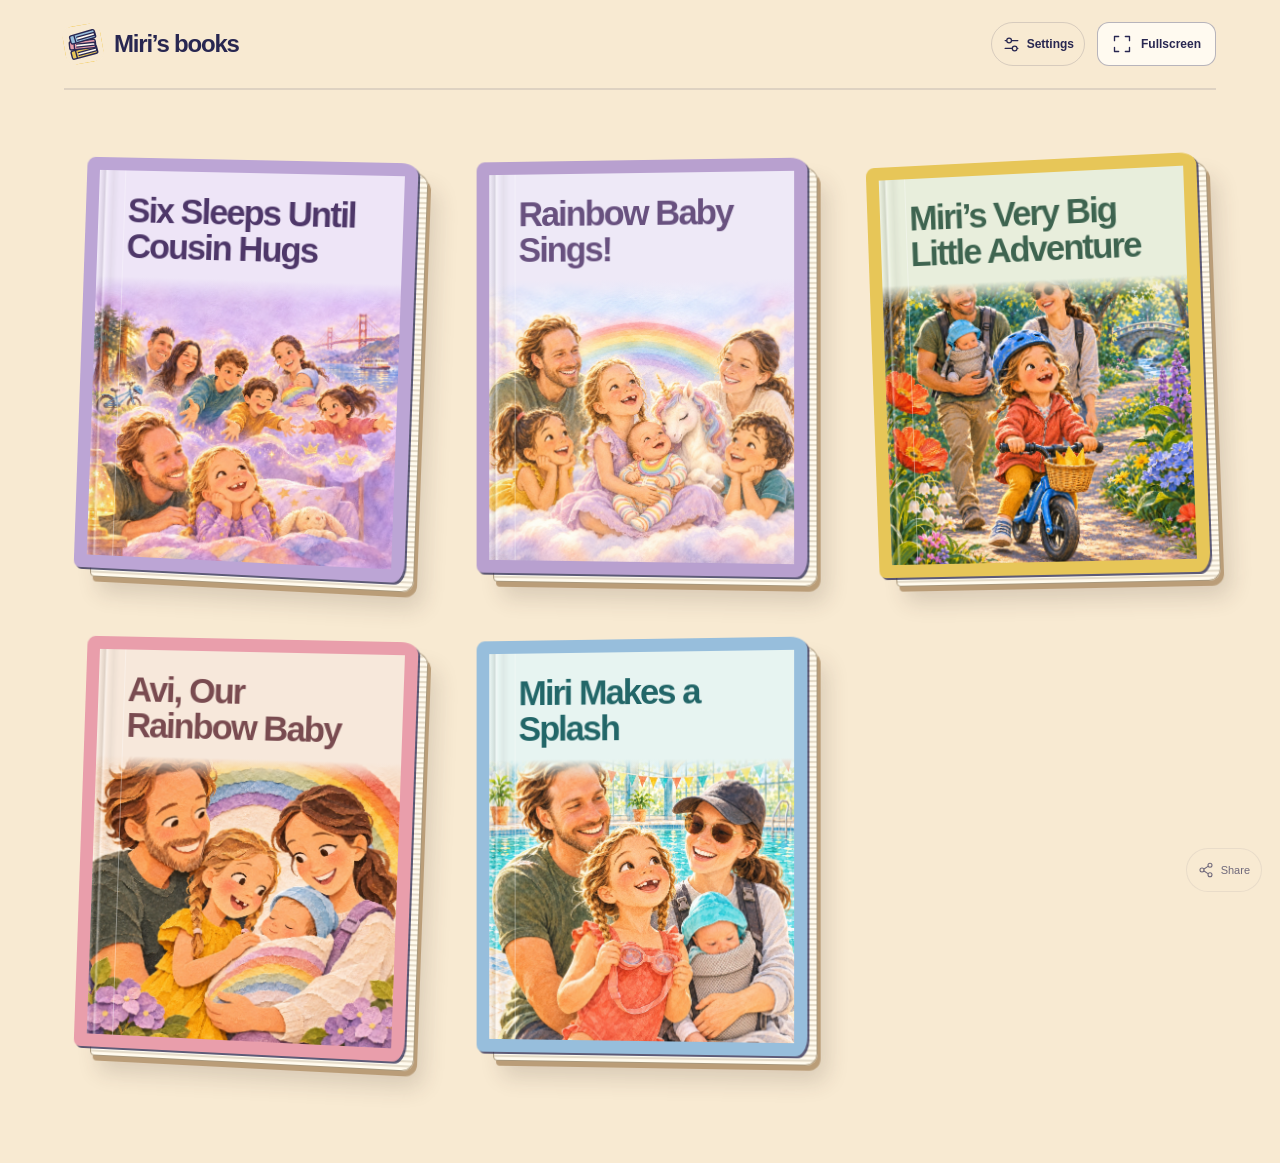
<file: index.html>
<!doctype html><html lang="en"><head><meta charset="utf-8"><meta name="viewport" content="width=device-width,initial-scale=1,viewport-fit=cover"><meta name="theme-color" content="#f8ead2"><meta name="description" content="Miri’s little bookshelf. Illustrated stories to read together."><title>Miri’s books · Paper Parade</title><link rel="icon" href="shared/favicon.svg?v=stack1"><link rel="stylesheet" href="shared/library.css?v=landscape-end14"><link rel="apple-touch-icon" sizes="180x180" href="shared/apple-touch-icon-v2.png"><link rel="icon" type="image/png" sizes="192x192" href="shared/icon-192-v2.png"></head><body><a class="skip-link" href="#shelf">Skip to books</a><div id="app"></div><noscript>Please enable JavaScript to read the books.</noscript><script src="shared/books.js?v=six-sleeps3"></script><script src="shared/shelf-order.js?v=navigation12"></script><script src="shared/library.js?v=six-sleeps3"></script></body></html>
</file>
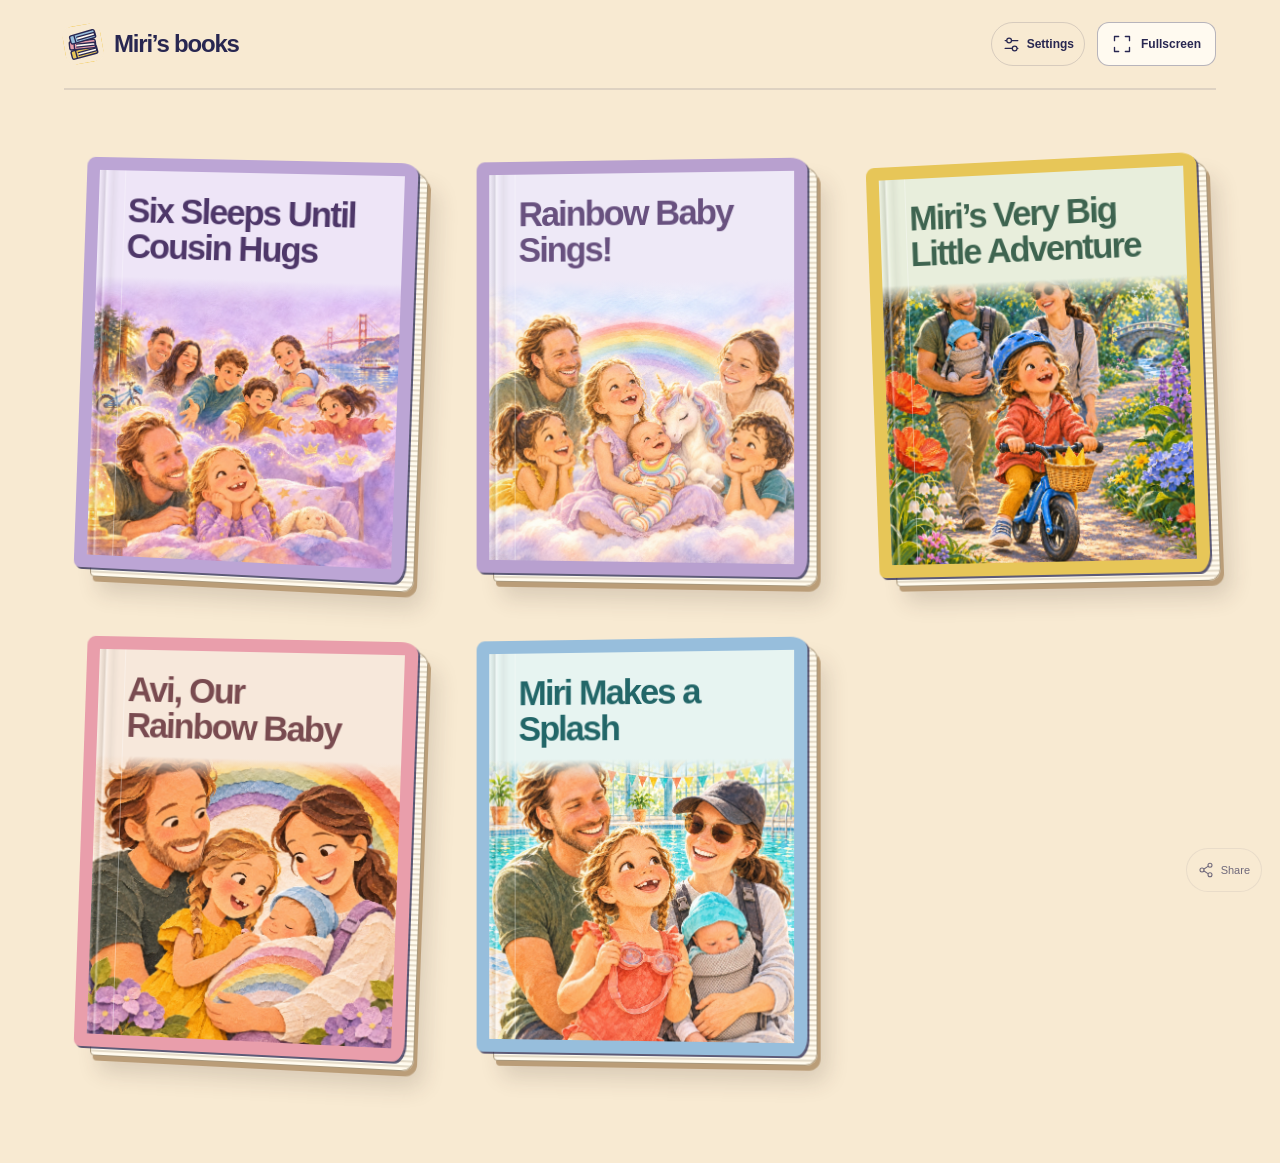
<file: 03-paper-parade/index.html>
<!doctype html><html lang="en"><head><meta charset="utf-8"><meta name="viewport" content="width=device-width,initial-scale=1"><title>Miri’s books</title><script>location.replace("../"+location.hash);</script></head><body><a href="../">Miri’s books</a></body></html>
</file>
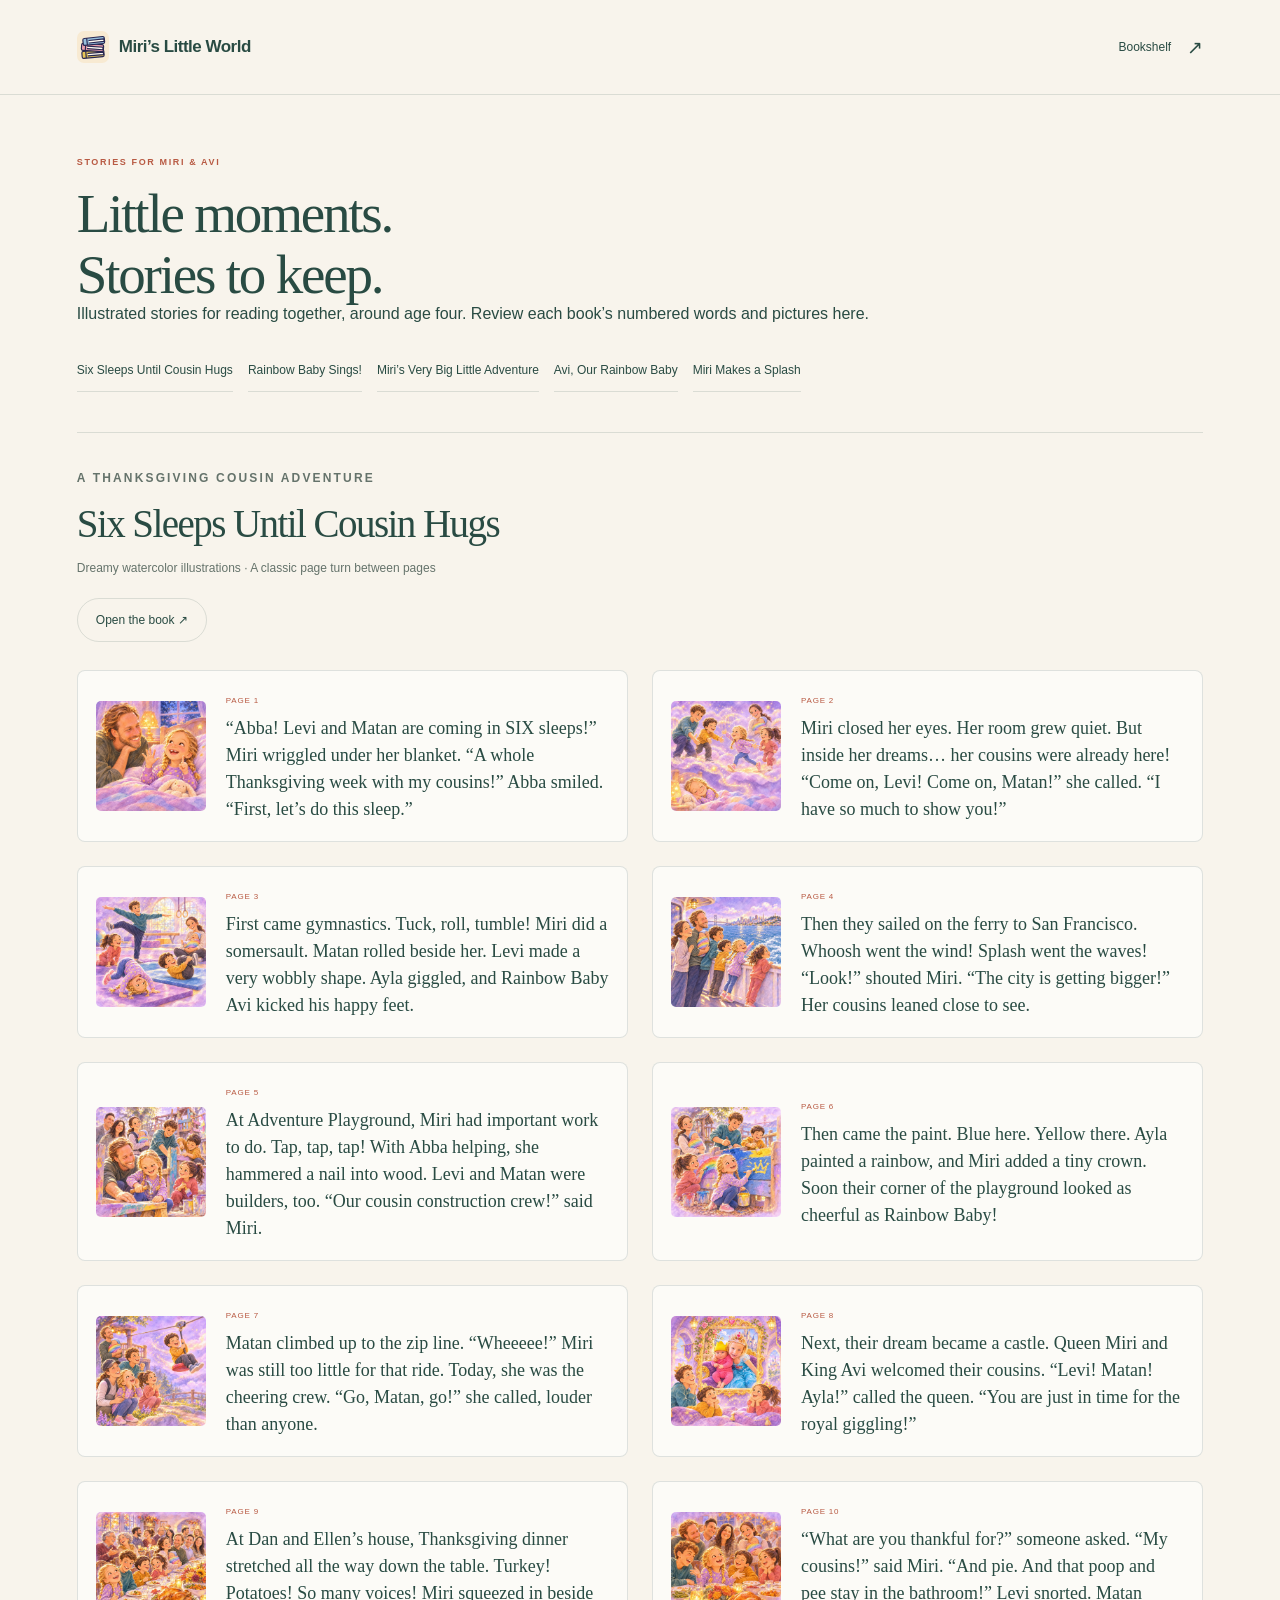
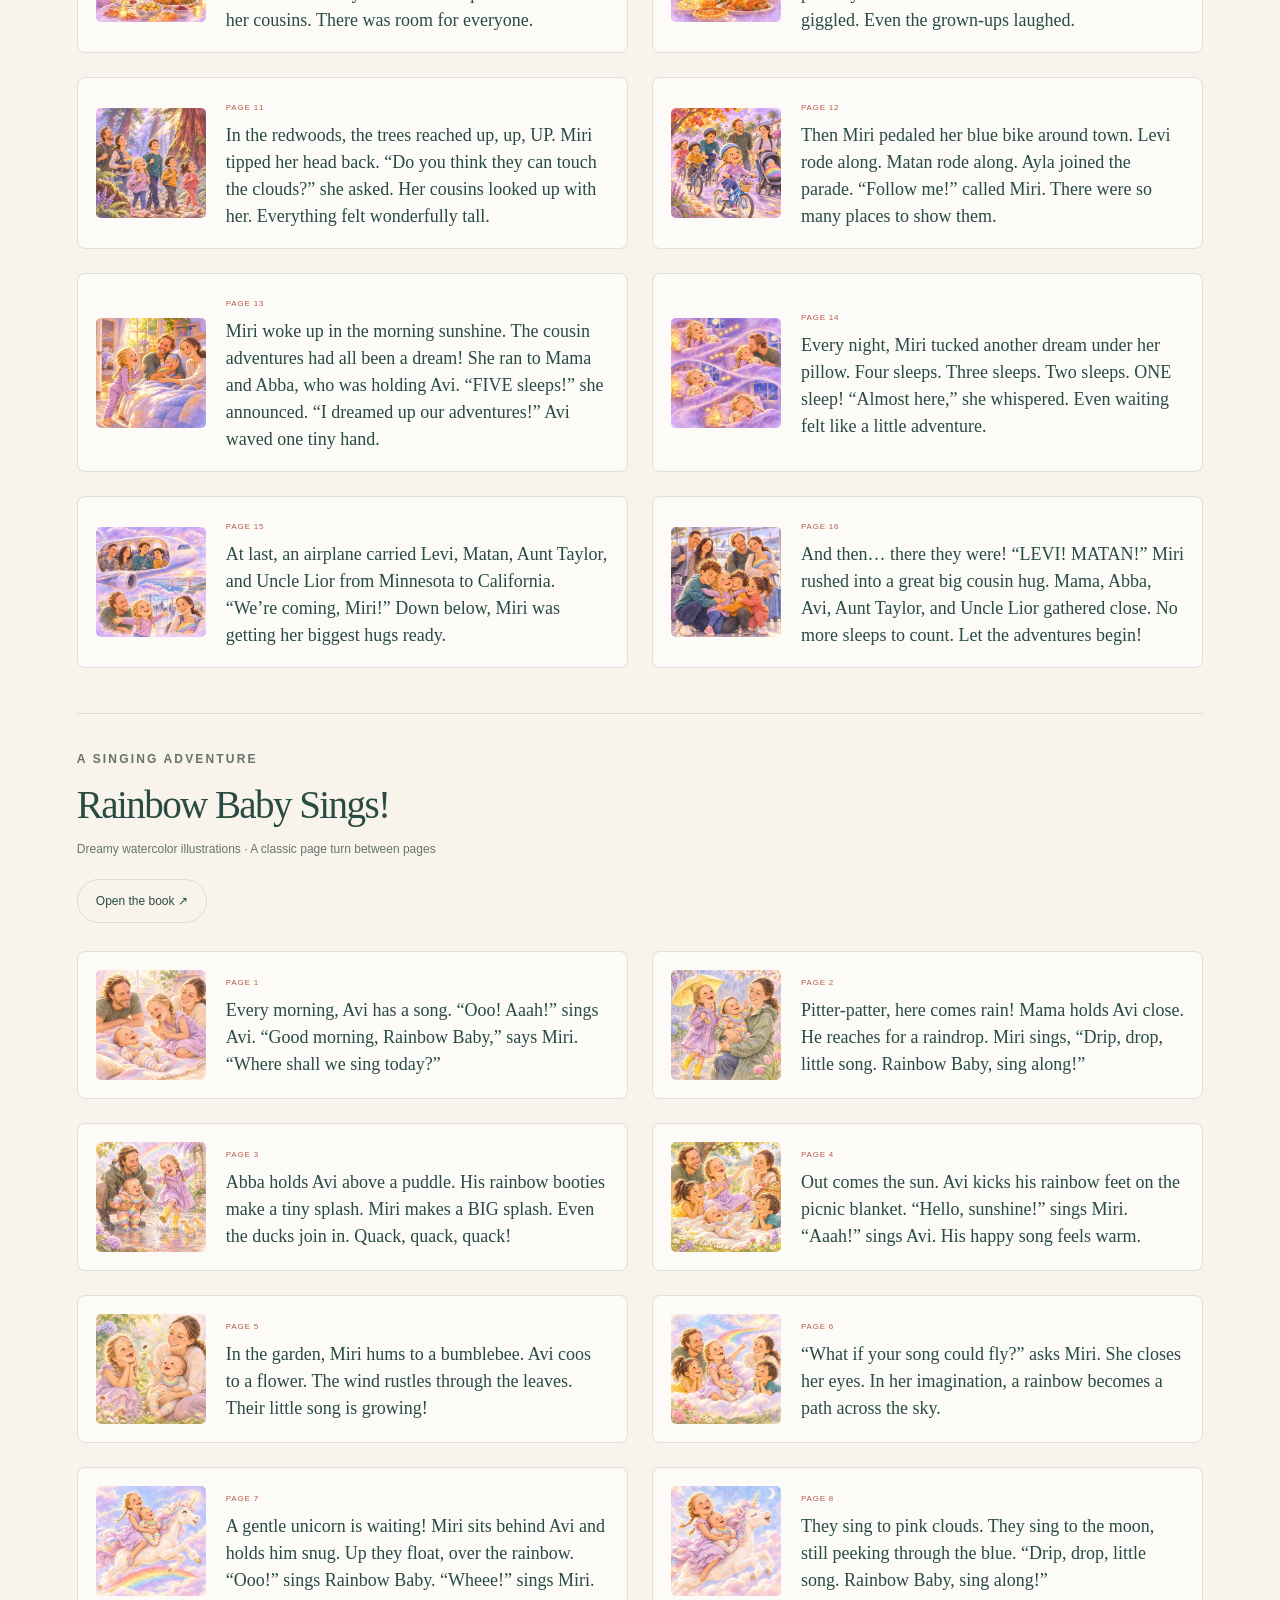
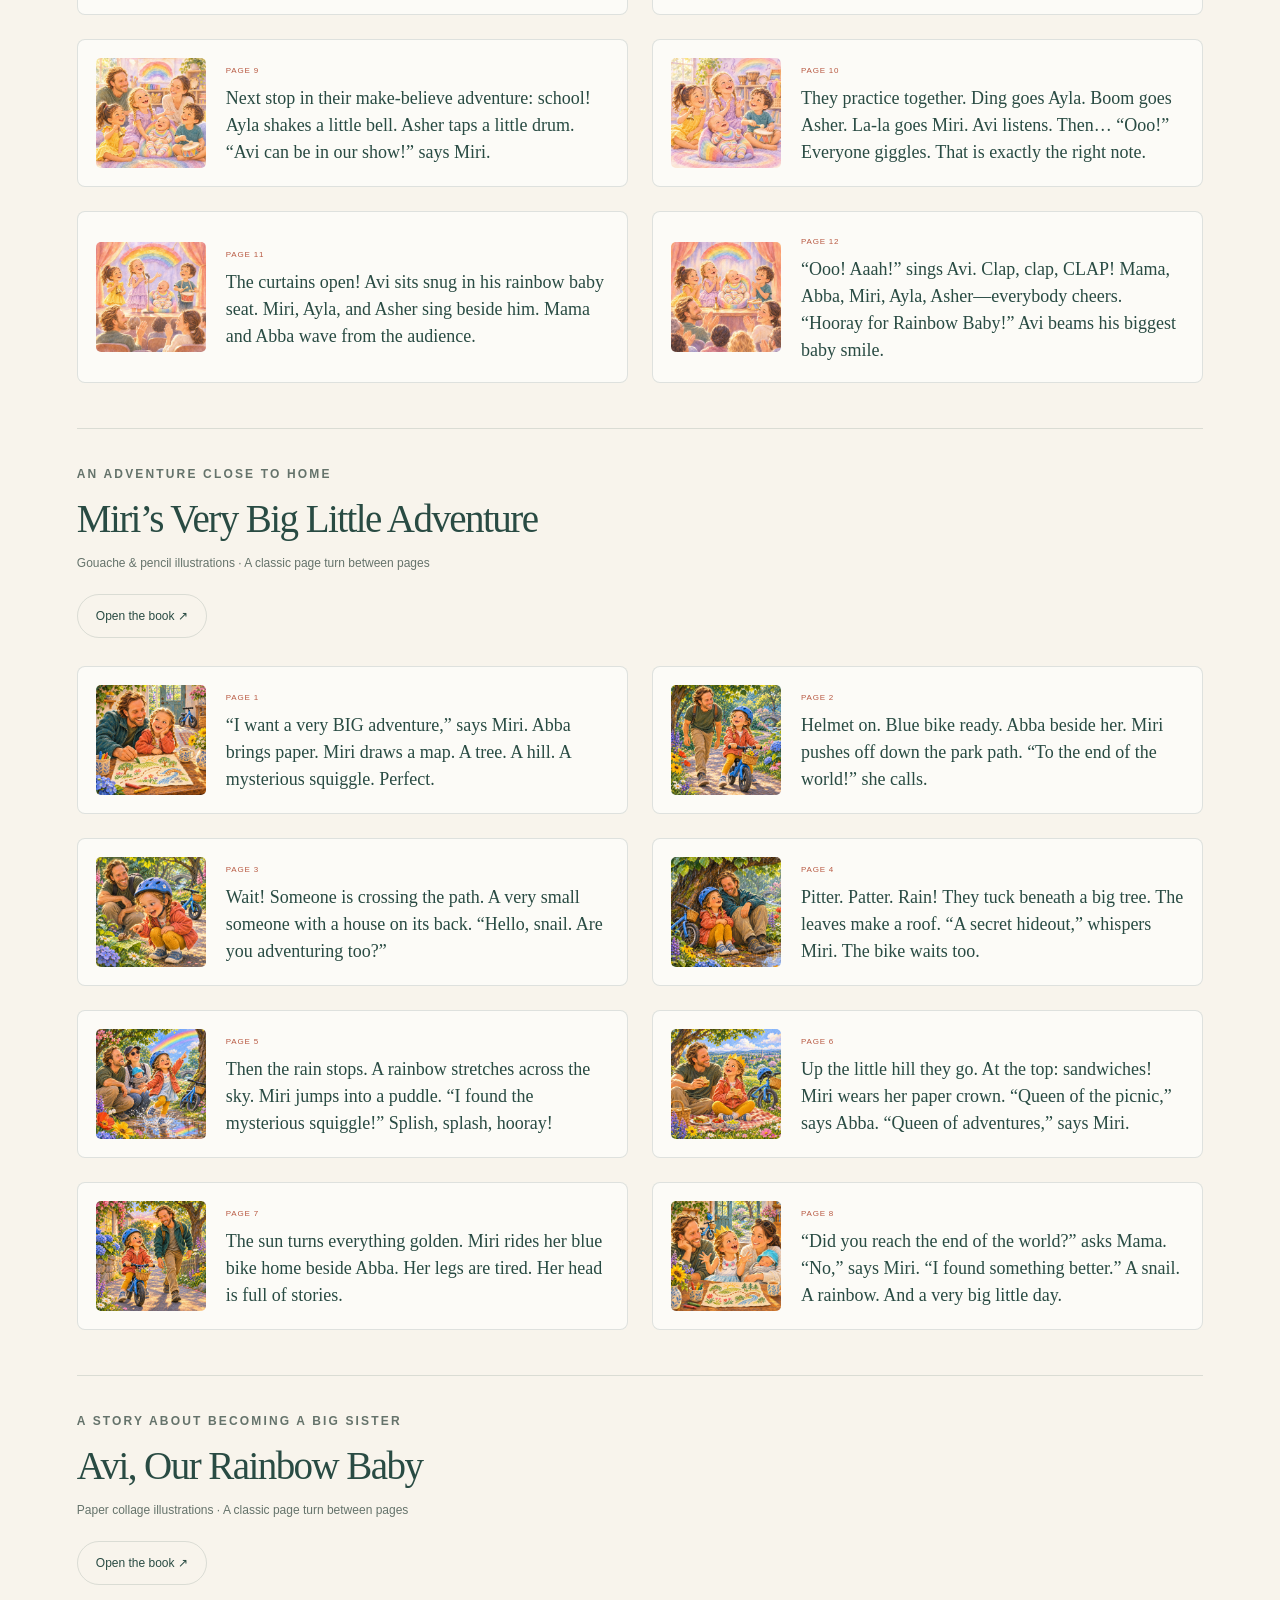
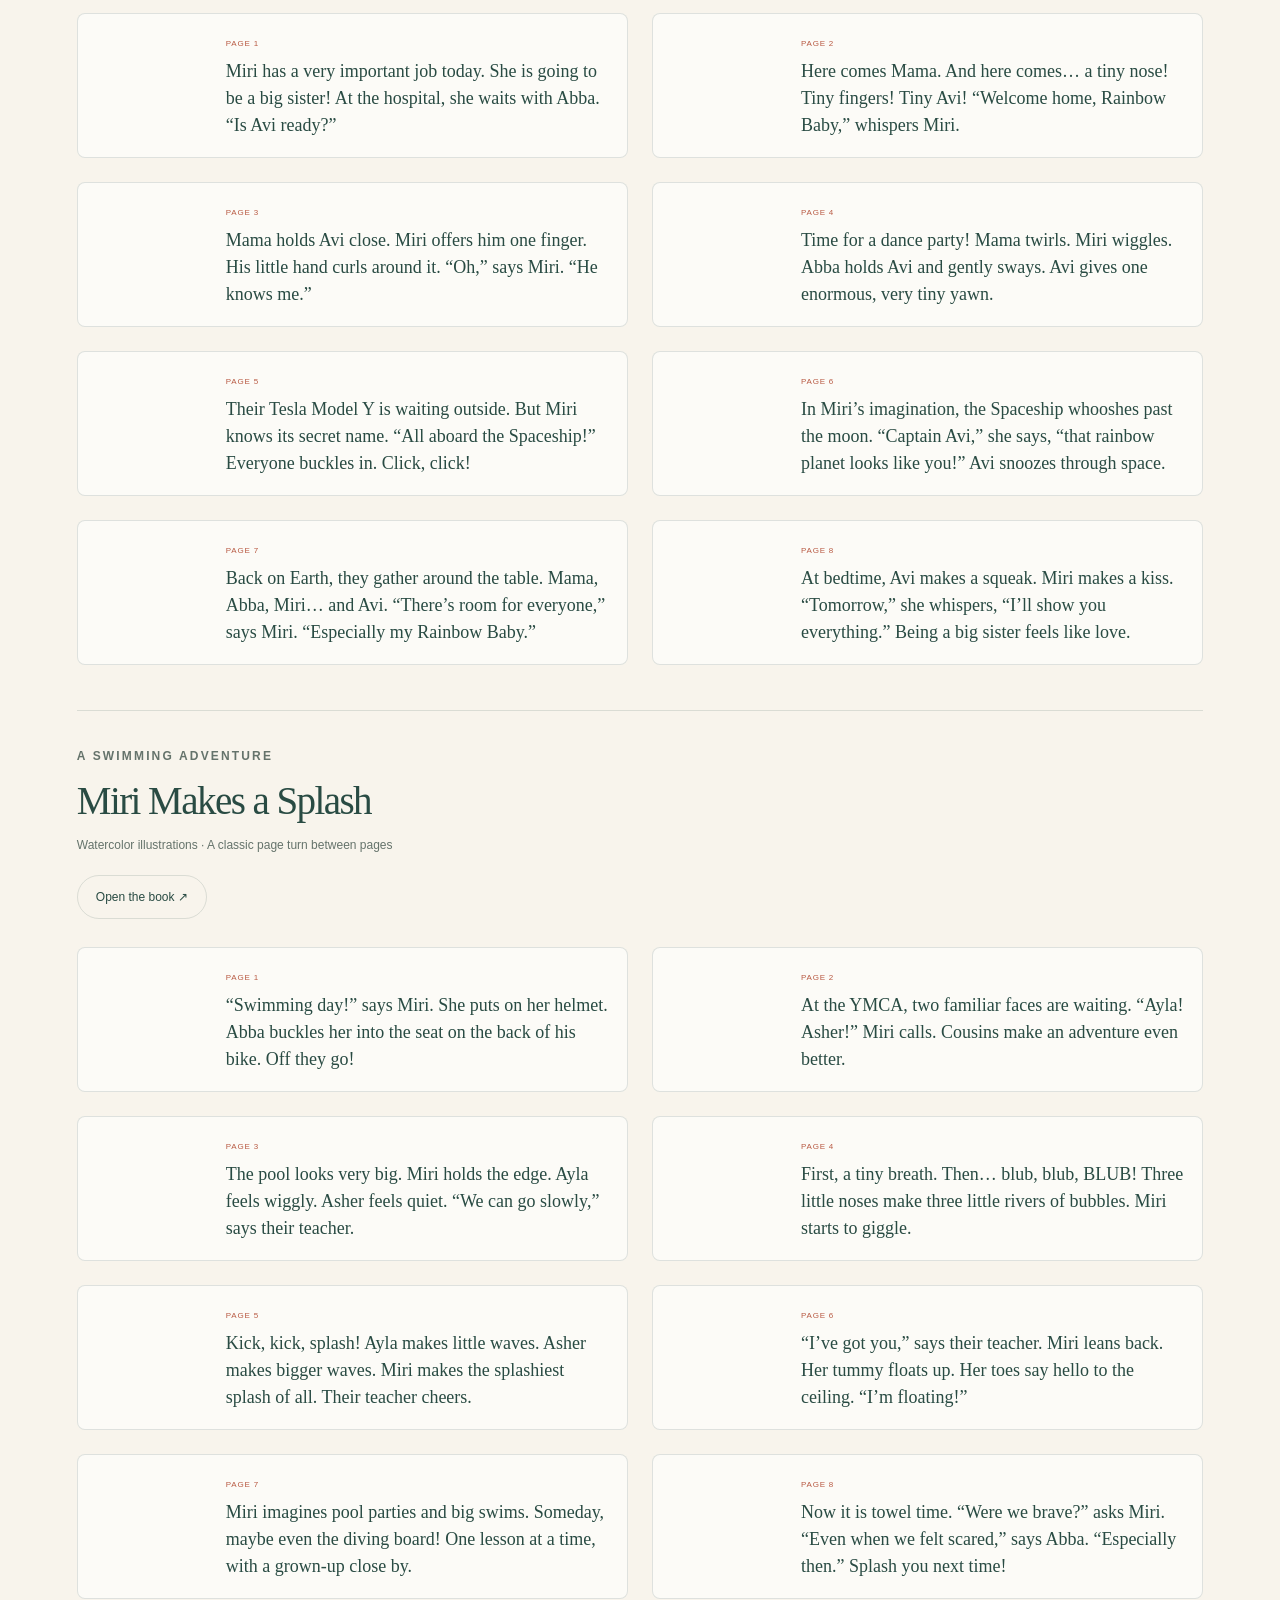
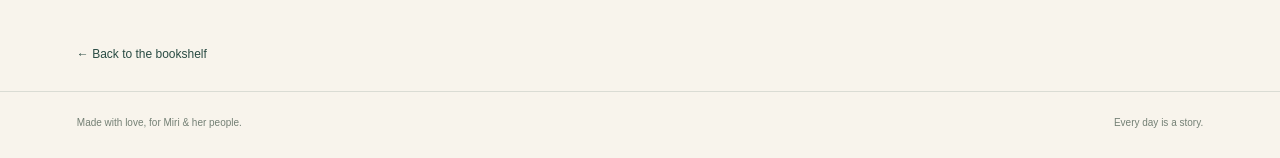
<file: stories.html>
<!doctype html><html lang="en"><head><meta charset="utf-8"><meta name="viewport" content="width=device-width,initial-scale=1"><title>Story Review · Miri’s Little World</title><link rel="icon" href="shared/favicon.svg?v=stack1"><link rel="stylesheet" href="shared/review.css"><link rel="apple-touch-icon" sizes="180x180" href="shared/apple-touch-icon-v2.png"><link rel="icon" type="image/png" sizes="192x192" href="shared/icon-192-v2.png"></head><body><header class="gallery-header"><a href="./" class="wordmark"><img src="shared/favicon.svg" alt="">Miri’s Little World</a><a href="./">Bookshelf <span>↗</span></a></header><main><section class="drafts-intro"><p class="kicker">STORIES FOR MIRI & AVI</p><h1>Little moments.<br>Stories to keep.</h1><p>Illustrated stories for reading together, around age four. Review each book’s numbered words and pictures here.</p><nav class="draft-navigation" aria-label="Story drafts"></nav></section><div id="drafts"></div><a href="./" class="back-gallery">← Back to the bookshelf</a></main><footer class="gallery-footer"><span>Made with love, for Miri & her people.</span><span>Every day is a story.</span></footer><script src="shared/books.js?v=six-sleeps3"></script><script>document.querySelector('.draft-navigation').innerHTML=window.BOOKS.map(b=>`<a href="#${b.id}">${b.title}</a>`).join('');document.querySelector('#drafts').innerHTML=window.BOOKS.map(b=>`<section class="draft-book" id="${b.id}"><p class="kicker">${b.category.toUpperCase()}</p><h2>${b.title}</h2><p>${b.style} illustrations · ${b.motion==='ripple'?'A watery ripple':b.motion==='flutter'?'A paper flutter':'A classic page turn'} between pages</p><div class="draft-actions"><a href="./#book=${b.id}&page=-1">Open the book ↗</a></div><div class="draft-pages">${b.pages.map((p,i)=>`<article class="draft-page"><img src="shared/assets/${b.id}-${i+1}.webp?v=${b.imageVersion||'family2'}" alt="${p.alt.replace(/"/g,'&quot;')}" loading="lazy"><div><span>PAGE ${i+1}</span><p>${p.text}</p></div></article>`).join('')}</div></section>`).join('');</script></body></html>
</file>
<file: shared/library.css>
@font-face{font-family:StorySerif;src:local('Iowan Old Style'),local('Palatino')}
:root{--bg:#f6f0e3;--ink:#294d46;--accent:#c15c42;--muted:color-mix(in srgb,var(--ink) 67%,var(--bg));--line:color-mix(in srgb,var(--ink) 18%,transparent);--body:ui-rounded,'Avenir Next',Avenir,'Trebuchet MS',sans-serif;--display:StorySerif,'Iowan Old Style',Palatino,'Book Antiqua',Georgia,serif}
*{box-sizing:border-box} [hidden]{display:none!important}html{background:var(--bg);color:var(--ink);scroll-behavior:smooth}body{margin:0;font-family:var(--body);-webkit-font-smoothing:antialiased}/* Page taps bubble to the document too: suppress browser tap flashes on that surface. */
html,body,.reader,.reader-stage,button,a{-webkit-tap-highlight-color:transparent}button{font:inherit;color:inherit;border:0;cursor:pointer}a{color:inherit;text-decoration:none}button:focus-visible,a:focus-visible{outline:3px solid var(--accent);outline-offset:5px}button:disabled{cursor:default;opacity:.28}svg{width:22px;height:22px;flex-shrink:0}button svg,a svg{pointer-events:none}img{display:block;max-width:100%}button{touch-action:manipulation}button,a{min-height:44px}p,h1,h2{margin:0}button{background:none}h1,h2{font-family:var(--display);font-weight:500}.font-round{--display:ui-rounded,'Arial Rounded MT Bold','Trebuchet MS',sans-serif}.font-round h1,.font-round h2{font-weight:800;letter-spacing:-.045em}.font-sans{--display:'Avenir Next',Avenir,'Trebuchet MS',sans-serif}.font-sans h1,.font-sans h2{font-weight:600;letter-spacing:-.05em}
.sr-only{position:absolute;width:1px;height:1px;overflow:hidden;clip:rect(0,0,0,0);white-space:nowrap}.skip-link{position:fixed;top:0;left:12px;transform:translateY(-120%);z-index:100;padding:12px;background:var(--bg)}.skip-link:focus{transform:none}
#library{max-width:1440px;margin:auto;padding:0 6vw;min-height:100svh;position:relative}.site-header{height:108px;display:flex;align-items:center;justify-content:space-between;gap:20px;border-bottom:1px solid var(--line)}.brand{display:flex;align-items:center;gap:12px;font-size:19px;font-weight:650;letter-spacing:-.03em;min-width:0}.brand-mark{display:grid;place-items:center;width:38px;height:38px;color:var(--accent)}.brand-mark svg{width:33px;height:33px}.concept-link{font-size:12px;display:flex;align-items:center;gap:9px;color:var(--muted)}.concept-link svg{width:17px;height:17px}.intro{position:relative;padding:64px 0 48px}.eyebrow{font-family:var(--body);font-size:10px;font-weight:700;letter-spacing:.2em;line-height:1.5}.intro .eyebrow{color:var(--accent);margin-bottom:18px}.intro h1{font-size:clamp(40px,4.5vw,66px);line-height:1.07;letter-spacing:-.04em;max-width:830px}.intro-sub{font-size:15px;color:var(--muted);margin-top:20px;line-height:1.6}.intro-decoration{position:absolute;right:7%;top:26%;transform:rotate(12deg);color:var(--accent);opacity:.75}.intro-decoration svg{width:110px;height:110px;stroke-width:.75}
.library-toolbar{display:flex;align-items:center;justify-content:space-between;gap:20px;margin-bottom:32px}.shelf-note{font-size:10px;letter-spacing:.04em;color:var(--muted)}
.books-grid{display:grid;grid-template-columns:repeat(3,minmax(0,1fr));gap:clamp(22px,4vw,60px)}.book-card{min-width:0;position:relative}.cover-wrap{position:relative;padding:0 4px}.cover-button{padding:0;display:block;width:100%;aspect-ratio:4/4.8;position:relative;border-radius:3px 10px 10px 3px;overflow:hidden;background:var(--book-bg);box-shadow:3px 6px 0 color-mix(in srgb,var(--book-bg) 75%,#6b5c4b),7px 13px 28px #382a141c;transition:transform .35s,box-shadow .35s;isolation:isolate;text-align:left}.cover-button:hover{transform:translateY(-8px) rotate(-1deg);box-shadow:3px 6px 0 #d4c7ae,7px 23px 35px #382a1426}.cover-button img{width:100%;height:78%;object-fit:cover;position:absolute;bottom:0}.cover-label{position:absolute;inset:0 0 auto;background:var(--book-bg);color:var(--book-ink);padding:20px 24px 18px;min-height:28%;background:linear-gradient(var(--book-bg) 83%,transparent);z-index:2}.cover-label>span{font-size:7px;letter-spacing:.22em;font-weight:700;display:block;margin-bottom:7px}.cover-label strong{font-family:StorySerif,'Iowan Old Style',Georgia,serif;font-weight:500;letter-spacing:-.035em;font-size:clamp(21px,2.6vw,35px);line-height:1.03;display:block;max-width:94%}.cover-spine{position:absolute;inset:0 auto 0 0;width:12px;background:linear-gradient(90deg,#fff3,transparent 30%,#0001 60%,transparent);z-index:3}.book-info{padding:24px 5px 0}.book-category{font-size:9px;text-transform:uppercase;letter-spacing:.13em;font-weight:650;color:var(--muted);margin-bottom:9px}.book-info h2{font-size:25px;line-height:1.15;letter-spacing:-.025em;max-width:350px}.book-info h2 button{text-align:left;padding:0;min-height:0;font:inherit}.book-short{color:var(--muted);font-size:13px;line-height:1.5;margin-top:9px}.read-link{font-size:12px;font-weight:650;display:flex;align-items:center;gap:14px;color:var(--accent);padding:0;margin-top:9px}.read-link svg{width:16px;height:16px}.story-number{display:none}.library-footer{display:flex;justify-content:space-between;align-items:center;gap:15px;margin-top:70px;padding:24px 0 30px;border-top:1px solid var(--line);font-size:10px;color:var(--muted)}.library-footer>span:first-child{display:flex;gap:7px;align-items:center}.library-footer svg{width:12px;height:12px}.primary,.secondary{min-height:48px;display:inline-flex;justify-content:center;align-items:center;gap:12px;padding:12px 23px;border-radius:30px;font-family:var(--body);font-size:13px;line-height:1.3;max-width:100%}.primary{background:var(--ink);color:var(--bg)}.primary svg,.secondary svg{width:17px;height:17px}.secondary{border:1px solid var(--line);background:transparent;color:var(--ink)}.empty-state{min-height:380px;display:flex;flex-direction:column;align-items:center;justify-content:center;text-align:center;gap:20px}.empty-state>svg{width:44px;height:44px;color:var(--accent)}.empty-state h2{font-size:34px}.empty-state p{font-size:14px;color:var(--muted)}
/* 01 — a sunlit library */

/* 02 — a bedtime sky */

/* 03 — joyful handmade paper */
.theme-parade #library{padding:0 5vw}.theme-parade .site-header{border-bottom:2px solid var(--ink)}.theme-parade .brand-mark{background:#f2c647;border-radius:30%;color:var(--ink);transform:rotate(-10deg);width:43px;height:43px}.theme-parade .intro{padding:43px 0 38px}.theme-parade .intro h1{font-size:clamp(60px,7.5vw,108px);line-height:.92;letter-spacing:-.07em}.theme-parade .intro-decoration{right:12%;top:18%;color:#df4d59;transform:rotate(15deg)}.theme-parade .intro-decoration svg{width:170px;height:170px;stroke-width:1.4;fill:#edb0c0}.theme-parade .intro-sub{font-size:17px}.theme-parade .cover-wrap{background:#a1c7e4;padding:16px 18px;border-radius:8px;transform:rotate(calc((var(--card-i) - 1)*-2deg));box-shadow:5px 6px 0 var(--ink)}.theme-parade .book-card:nth-child(2) .cover-wrap{background:#ee9ea8}.theme-parade .book-card:nth-child(3) .cover-wrap{background:#efd066}.theme-parade .cover-button{box-shadow:none;border:2px solid var(--ink)}.theme-parade .cover-label strong{font-family:var(--body);font-weight:800;font-size:clamp(22px,2.5vw,34px)}.theme-parade .book-info{padding-top:30px}.theme-parade .book-info h2{font-size:24px}.theme-parade .book-category{display:none}
/* 04 — a bright family room */

/* 05 — walnut and treasured books */

/* 06 — a cinematic feature and poster rail */
.feature{position:relative;min-height:390px;border-radius:14px;overflow:hidden;background:var(--book-bg);color:var(--book-ink)}.feature-art{width:58%;height:100%;object-fit:cover;position:absolute;right:0;top:0}.feature:after{content:'';position:absolute;inset:0;background:linear-gradient(90deg,var(--book-bg) 30%,transparent 70%);pointer-events:none}.feature-copy{position:relative;z-index:1;max-width:55%;padding:64px 50px}.feature-copy h2{font-size:clamp(35px,4.5vw,65px);line-height:1;letter-spacing:-.05em;margin-top:20px}.feature-copy>p{font-size:14px;margin:18px 0 22px}.feature-copy .primary{background:var(--book-ink);color:var(--book-bg)}.section-label{display:flex;justify-content:space-between;font-size:9px;letter-spacing:.16em;padding:30px 0 20px}
/* 07 — the family story journal */

/* 08 — an atlas of little adventures */
.trail-label{font-size:9px;letter-spacing:.15em;display:flex;gap:20px;padding:0 0 25px;border-top:1px solid var(--line);padding-top:20px}.trail-label span{color:var(--muted);letter-spacing:0}
/* 09 — a single story on a cloud */
.carousel-nav{display:flex;justify-content:center;align-items:center;gap:22px;margin-top:20px;font-size:11px}.carousel-nav button{width:44px;border:1px solid #597e8f33;border-radius:50%;display:grid;place-items:center}.cloud-thumbnails{display:flex;justify-content:center;gap:15px;margin-top:15px}.cloud-thumbnails>button{display:flex;align-items:center;gap:10px;border:1px solid transparent;border-radius:18px;padding:7px 12px;text-align:left;max-width:240px;opacity:.6}.cloud-thumbnails>button.selected{background:#ffffffaa;border-color:#fff;opacity:1}.cloud-thumbnails img{width:42px;height:48px;object-fit:cover;border-radius:8px}.cloud-thumbnails span{font-size:11px;max-width:130px;line-height:1.4}
/* 10 — a pocket library */

/* One story page at a time, across every viewport. */
body.reading{overflow:hidden}.reader{position:fixed;inset:0;z-index:20;display:flex;flex-direction:column;background:#e9e3d6;color:#394a40;height:100dvh;--reader-paper:#fcf9f0;--reader-ink:#35493e;--reader-muted:#72796c;--reader-line:#35493e20;--ink:var(--reader-ink);--bg:var(--reader-paper);--line:var(--reader-line)}.reader-header{height:78px;min-height:78px;display:flex;align-items:center;justify-content:space-between;gap:20px;padding:0 max(25px,4vw);color:var(--reader-ink)}.reader-header button{display:flex;align-items:center;justify-content:center;gap:8px}.back-library{font-size:12px;padding:0;white-space:nowrap}.reader-title{font-size:11px;text-align:center;line-height:1.3;max-width:45%}.reader-stage{width:min(1130px,calc(100% - 100px));flex:1;min-height:0;margin:8px auto;perspective:1800px;touch-action:pan-y;position:relative}.story-page{height:100%;width:100%;display:grid;grid-template-columns:1fr 1fr;border-radius:7px;background:var(--reader-paper);box-shadow:0 12px 50px #352f2815,0 2px 4px #352f2810;overflow:hidden;transform-origin:left center}.page-picture{display:flex;align-items:center;justify-content:center;min-width:0;min-height:0;background:var(--book-bg);position:relative;overflow:hidden}.page-picture img{width:100%;height:100%;object-fit:contain}.page-copy{display:flex;flex-direction:column;align-items:flex-start;justify-content:center;padding:clamp(22px,4.2vw,65px);position:relative;box-shadow:inset 14px 0 25px -24px #493e2a80;min-width:0;min-height:0}.page-chapter{font-size:9px;text-transform:uppercase;letter-spacing:.13em;color:var(--reader-muted);margin-bottom:30px;font-family:var(--body)}.story-text{font-family:StorySerif,'Iowan Old Style',Palatino,Georgia,serif;font-size:clamp(24px,2.65vw,38px);line-height:1.48;color:var(--reader-ink);text-wrap:pretty}.printed-page{position:absolute;bottom:25px;left:0;right:0;text-align:center;font-family:var(--body);font-size:10px;color:var(--reader-muted)}.title-page h1{font-size:clamp(34px,4.6vw,62px);line-height:1.06;letter-spacing:-.04em;margin:23px 0 20px;color:var(--book-ink)}.title-page .eyebrow{font-size:8px;letter-spacing:.18em;color:var(--book-ink)}.cover-subtitle{font-family:var(--body);font-size:14px;line-height:1.5;color:var(--reader-muted)}.title-rule{width:45px;height:1px;background:var(--reader-line);margin:25px 0}.read-together{font-family:var(--body);font-size:11px;color:var(--reader-muted);margin-bottom:23px}.title-page .primary{background:var(--book-ink);color:var(--book-bg)}.reader-footer{padding:16px 20px max(15px,env(safe-area-inset-bottom));flex-shrink:0;color:var(--reader-ink)}.reader-controls{display:flex;align-items:center;justify-content:center;gap:30px}.page-prev,.page-next{width:49px;height:49px;border:1px solid var(--reader-line);border-radius:50%;display:grid;place-items:center}.page-next{background:var(--reader-ink);color:var(--reader-paper)}.reading-position{display:flex;flex-direction:column;align-items:center;gap:6px;width:225px}.page-counter{font-family:var(--body);font-size:11px;letter-spacing:.08em}.page-dots{display:flex;align-items:center;gap:1px}.page-dots button{min-height:25px;min-width:25px;padding:0;position:relative;border-radius:50%}.page-dots button:after{content:'';position:absolute;left:9px;top:10px;width:6px;height:6px;border-radius:50%;background:var(--reader-ink);opacity:.18}.page-dots button.current:after{opacity:1;transform:scale(1.2)}.gesture-hint{text-align:center;font-size:9px;margin-top:9px;color:var(--reader-muted)}.reader-night{background:#0d1528;--reader-paper:#19263b;--reader-ink:#f0e4d0;--reader-muted:#b7b6af;--reader-line:#f0e4d033}.reader-night .page-picture img{filter:brightness(.82) saturate(.85)}.reader-night .title-page h1,.reader-night .title-page .eyebrow{color:#f0e4d0}.reader-pastel{background:#e1e9e2;--reader-paper:#fffcf5}.reader-pastel .story-page{border-radius:25px}.reader-wood{background:radial-gradient(ellipse at center,#826243,#2a2119);--reader-paper:#f5ead2}.reader-wood .story-page{box-shadow:0 20px 60px #09070380,0 3px #d4c09a,0 6px #a48d66}.reader-cinema{background:#0c1616;--reader-paper:#142323;--reader-ink:#f4ebdb;--reader-muted:#b5b9ac;--reader-line:#f4ebdb22}.reader-cinema .story-page{box-shadow:none}.reader-cinema .title-page h1,.reader-cinema .title-page .eyebrow{color:#f4ebdb}.reader-editorial{background:#f8f5ee;--reader-paper:#f8f5ee}.reader-editorial .story-page{box-shadow:none;border-radius:0}.reader-field{background:#dce2cd;--reader-paper:#fbf4e5}.reader-field .story-page{border:1px solid #58684b44;box-shadow:4px 4px 0 #b9c2a3}.reader-cloud{background:#e2f0f5;--reader-paper:#fff;--reader-ink:#355369}.reader-cloud .story-page{border-radius:30px}.reader-minimal{background:#f5eef0;--reader-paper:#fff;--reader-ink:#493c4d}.reader-minimal .story-page{box-shadow:none;border-radius:15px}.end-page{background:var(--reader-paper);border-radius:12px;height:100%;display:flex;flex-direction:column;align-items:center;justify-content:center;text-align:center;padding:25px;overflow:hidden}.end-art{position:relative;width:135px;height:135px;margin-bottom:28px}.end-art>img{border-radius:50%;width:100%;height:100%;object-fit:cover}.end-sparkles{position:absolute;inset:-25px}.end-sparkles>span{position:absolute;left:50%;top:50%;color:var(--book-ink);animation:end-burst 1.5s cubic-bezier(.2,.8,.2,1) both;animation-delay:calc(var(--i)*.035s);--angle:calc(var(--i)*40deg)}.end-sparkles svg{width:17px;height:17px}.end-page .eyebrow{font-size:8px;color:var(--reader-muted)}.end-page h1{font-size:clamp(29px,4vw,50px);max-width:650px;line-height:1.1;letter-spacing:-.04em;margin:18px 0}.end-page>p:not(.eyebrow){font-size:14px;line-height:1.5;color:var(--reader-muted)}.end-actions{display:flex;gap:12px;justify-content:center;flex-wrap:wrap;margin-top:26px}@keyframes end-burst{from{opacity:0;transform:rotate(var(--angle)) translateY(-25px) rotate(calc(-1*var(--angle))) scale(.1)}30%{opacity:1}to{opacity:0;transform:rotate(var(--angle)) translateY(-115px) rotate(calc(-1*var(--angle))) scale(1.3)}}
@media(min-width:1500px){#library{padding:0 75px}}
@media(max-width:1100px){.shelf-note{display:none}.intro-decoration{right:5%}.theme-parade .intro-decoration svg{width:135px;height:135px}.books-grid{gap:28px}.reader-stage{width:calc(100% - 60px)}.page-copy{padding:35px}.page-chapter{margin-bottom:20px}.story-text{font-size:clamp(24px,3vw,34px)}}
@media(max-width:760px){#library{padding:0 6vw}.site-header{height:80px}.brand{font-size:17px;gap:7px}.brand-mark svg{width:28px;height:28px}.concept-link span{display:none}.concept-link{width:44px;justify-content:center}.intro{padding:40px 0 35px}.intro h1{font-size:43px}.intro-sub{font-size:13px;max-width:75%}.intro-decoration svg{width:65px;height:65px}.intro-decoration{right:0;top:38%}.library-toolbar{margin-bottom:24px}.books-grid{gap:25px}.cover-label{padding:13px 15px 20px}.cover-label strong{font-size:25px}.cover-label>span{font-size:6px}.book-info{padding:18px 3px 0}.book-info h2{font-size:22px}.book-category{font-size:8px}.book-short{font-size:12px}.library-footer{margin-top:40px;align-items:flex-start}.library-footer>span:last-child{max-width:130px;text-align:right;line-height:1.7}.theme-parade .intro h1{font-size:72px}.theme-parade .intro-decoration{right:5%;top:25%}.theme-parade .intro-decoration svg{width:95px;height:95px}.theme-parade .cover-wrap{padding:10px}.theme-parade .cover-label strong{font-size:24px}.feature-copy{padding:40px 30px}.feature-copy h2{font-size:42px}.cloud-thumbnails span{display:none}.cloud-thumbnails>button{padding:5px;border-radius:13px}.cloud-thumbnails img{width:50px;height:55px}.reader-header{height:64px;min-height:64px;padding:0 20px;gap:10px}.reader-title{font-size:10px;max-width:40%}.back-library span{font-size:11px}.reader-stage{width:calc(100% - 36px);margin:2px auto}.reader-footer{padding-top:12px;padding-bottom:max(10px,env(safe-area-inset-bottom))}.reader-controls{gap:18px}.reading-position{width:205px}.page-prev,.page-next{width:45px;height:45px}}
@media(max-width:600px){.books-grid{grid-template-columns:1fr;max-width:360px;margin:auto;gap:40px}.cover-label strong{font-size:32px}.cover-label{padding:20px 24px 30px}.book-info h2{font-size:26px}.book-category{font-size:9px}.cover-button{aspect-ratio:4/4.65}.theme-parade .books-grid{max-width:330px;gap:36px}.theme-parade .cover-label strong{font-size:30px}.theme-parade .intro h1{font-size:66px}.theme-parade .intro-decoration{right:-2%;top:32%}.theme-parade .intro-decoration svg{width:65px;height:65px}.theme-parade .intro-sub{max-width:77%;font-size:14px}.trail-label{font-size:8px;gap:12px}.reader-title{display:none}.reader-stage{width:calc(100% - 24px)}.reader-header{height:56px;min-height:56px;padding:0 14px}.page-dots button{min-width:23px}.reading-position{width:190px}.reader-controls{gap:15px}.gesture-hint{font-size:8px;margin-top:5px}.page-prev,.page-next{width:44px;height:44px}.reader-footer{padding-top:10px}.end-page{padding:20px}.end-art{width:105px;height:105px;margin-bottom:24px}.end-page h1{font-size:33px}.end-page>p:not(.eyebrow){font-size:12px}.end-actions{margin-top:24px;gap:10px}.end-actions .primary,.end-actions .secondary{font-size:11px;min-height:44px;padding:10px 17px}}
@media(orientation:portrait){.story-page{grid-template-columns:1fr;grid-template-rows:minmax(0,1fr) auto}.page-picture img{object-fit:contain}.page-copy{box-shadow:inset 0 12px 22px -24px #493e2a80;padding:28px 35px 42px}.page-chapter{font-size:8px;margin-bottom:13px}.story-text{font-size:clamp(24px,3.4vw,32px);line-height:1.42}.printed-page{bottom:14px;font-size:9px}.title-page .page-copy{padding:28px 35px;align-items:center;text-align:center}.title-page h1{font-size:clamp(34px,5.5vw,48px);max-width:520px;margin:12px 0}.title-page .cover-subtitle{font-size:13px}.title-rule{margin:17px 0;width:30px}.read-together{display:none}.title-page .primary{margin-top:0;min-height:44px}.reader-stage{max-width:730px}}
@media(max-width:600px) and (orientation:portrait){.page-copy{padding:20px 24px 32px}.page-chapter{font-size:7px;margin-bottom:10px}.story-text{font-size:clamp(20px,5.25vw,25px);line-height:1.42}.printed-page{bottom:10px}.title-page .page-copy{padding:20px 24px}.title-page h1{font-size:32px;margin:10px 0}.title-page .cover-subtitle{font-size:12px}.title-rule{margin:13px 0}.title-page .primary{font-size:12px}.reader-cloud .story-page,.reader-pastel .story-page{border-radius:18px}}
@media(max-height:620px) and (orientation:landscape){.reader-header{height:48px;min-height:48px;padding:0 18px}.reader-stage{width:calc(100% - 60px);margin:0 auto}.reader-footer{padding:5px 15px max(5px,env(safe-area-inset-bottom))}.reader-controls{gap:25px}.gesture-hint{display:none}.reading-position{flex-direction:row;width:auto;gap:15px}.page-dots{gap:0}.page-prev,.page-next{height:44px;width:44px}.page-copy{padding:20px 25px}.page-chapter{font-size:7px;margin-bottom:10px}.story-text{font-size:clamp(18px,2.7vw,25px);line-height:1.4}.printed-page{bottom:8px;font-size:8px}.title-page h1{font-size:clamp(25px,4vw,39px);margin:10px 0}.title-page .eyebrow{font-size:6px}.cover-subtitle{font-size:11px}.title-rule{margin:12px 0}.read-together{display:none}.title-page .primary{min-height:44px;font-size:11px}.end-page{padding:12px}.end-art{width:65px;height:65px;margin-bottom:8px}.end-page h1{font-size:28px;margin:8px 0}.end-page>p:not(.eyebrow){font-size:11px}.end-actions{margin-top:12px}.end-actions button{min-height:44px;font-size:11px;padding:8px 18px}}
@media(max-height:390px) and (orientation:landscape){.page-chapter{display:none}.story-text{font-size:18px;line-height:1.32}.page-copy{padding:14px 22px}.title-rule{display:none}.title-page .cover-subtitle{display:none}.title-page .primary{margin-top:8px}.end-art{display:none}.reader-header{height:44px;min-height:44px}.reader-footer{padding:0 15px}.end-page h1{font-size:25px}.end-actions{margin-top:9px}.printed-page{bottom:5px}}
.reader:focus{outline:none}.end-page{overflow-y:auto}.end-art{flex-shrink:0}
@media(max-height:740px) and (orientation:portrait){.end-art{width:65px;height:65px;margin-bottom:12px}.end-page h1{font-size:27px;margin:12px 0}.end-actions{gap:8px;margin-top:15px}.end-actions button{padding:8px 14px;font-size:10px}.end-page{padding:15px}}
@media(prefers-reduced-motion:reduce){*,*:before,*:after{animation-duration:.001ms!important;animation-delay:0ms!important;transition:none!important;scroll-behavior:auto!important}.cover-button:hover{transform:none}.end-sparkles{display:none}}
/* Paper Parade, selected: a compact shelf and dimensional bindings. */
:root{--round:ui-rounded,'Arial Rounded MT Bold','Trebuchet MS',sans-serif}
.theme-parade #library{max-width:1700px;padding:0 5vw 45px}.theme-parade .site-header{height:90px;border-bottom:2px solid #28275120}.brand h1{font-family:var(--round);font-weight:800;font-size:24px;letter-spacing:-.05em}.theme-parade .brand-mark{width:38px;height:38px}.theme-parade .brand-mark svg{width:26px;height:26px}.theme-parade .books-grid{gap:clamp(32px,5vw,85px);padding:clamp(45px,5.5vw,75px) 14px 30px}
.theme-parade .cover-wrap{padding:0;background:transparent!important;box-shadow:none;border-radius:0;transform:perspective(1200px) rotateY(-5deg) rotate(calc((var(--card-i) - 1)*-2deg));isolation:isolate;transition:transform .25s}.theme-parade .cover-wrap:hover{transform:perspective(1200px) rotateY(-8deg) rotate(0deg) translateY(-8px)}.book-pages{position:absolute;inset:10px -10px -9px 17px;border:1px solid #a8977b;border-radius:5px 12px 12px 4px;background:repeating-linear-gradient(to bottom,#fffbef 0 2px,#cbbfa8 3px,#fff7e8 4px 5px);box-shadow:3px 5px 0 #ba9d78,9px 16px 22px #3c2e2529;transform:translateZ(-9px)}
.theme-parade .cover-button{width:100%;aspect-ratio:4/5;border:13px solid var(--frame);border-radius:8px 17px 12px 6px/9px 12px 19px 7px;box-shadow:inset 0 0 0 1px #fff6,inset 6px 0 9px #00000014,2px 2px 0 #282751c0}.theme-parade .cover-button:hover{transform:none}.theme-parade .cover-label{padding:23px 24px 35px 30px;min-height:29%}.theme-parade .cover-label strong{font-family:var(--round);font-weight:800;font-size:clamp(25px,2.7vw,42px);letter-spacing:-.055em}.theme-parade .cover-spine,.reader-cover .cover-spine{width:27px;background:linear-gradient(90deg,#fff4 0,#0000000c 12%,#00000019 22%,#fff6 28%,transparent 38%,#0000000b 55%,transparent 80%);border-right:1px solid #ffffff30}
/* One large cover, then full-window story pages. */
.reader{background:#eee4d3;--reader-paper:#fffaf0;--reader-ink:#282751}.reader-header{height:58px;min-height:58px;padding:0 25px}.reader-stage{width:calc(100% - 48px);max-width:1900px;margin:0 auto;cursor:pointer}.reader-footer{min-height:65px;padding:9px 20px max(10px,env(safe-area-inset-bottom))}.reader-title{opacity:.6}.reader-controls{gap:20px}.reading-position{flex-direction:row;gap:18px;width:auto}.page-counter{min-width:65px;text-align:center;font-size:11px}.page-dots{gap:2px}.page-dots button{width:31px;min-height:32px;font-size:10px;color:#8a8174}.page-dots button:after{display:none}.page-dots .current{background:#28275114;color:var(--ink);font-weight:700}.page-prev,.page-next{width:44px;height:44px}.cover-spread{height:100%;width:100%;display:flex;align-items:center;justify-content:center}.reader-cover{position:relative;overflow:hidden;height:100%;width:min(100%,calc((100dvh - 130px)*.8));background:var(--book-bg);border:17px solid var(--frame);border-radius:8px 17px 12px 6px/9px 12px 19px 7px;box-shadow:inset 0 0 0 1px #fff6,3px 3px 0 #282751bb,7px 7px 0 #e3d2b2,10px 10px 0 #bca888,14px 20px 30px #3c2e2525}.reader-cover>img{position:absolute;bottom:0;width:100%;height:78%;object-fit:cover}.reader-cover .cover-label{padding:26px 35px 42px 38px;min-height:29%;background:linear-gradient(var(--book-bg) 80%,transparent)}.reader-cover .cover-label strong{font-family:var(--round);font-weight:800;font-size:clamp(32px,4.4vw,66px);letter-spacing:-.055em}.reader-cover .cover-spine{width:32px}.story-page{grid-template-columns:1.1fr 1fr}.page-copy{padding:clamp(28px,4vw,85px)}.story-text{font-size:clamp(26px,2.8vw,45px);line-height:1.45}.printed-page{font-size:11px;bottom:21px}
/* The back jacket: description, date, and a small catalog. */
.back-cover{position:relative;width:min(680px,100%);height:100%;border:15px solid var(--frame);border-radius:12px 7px 7px 14px;background:var(--book-bg);padding:clamp(20px,3.8vw,55px);display:flex;flex-direction:column;gap:22px;box-shadow:3px 4px 0 #282751bb,6px 7px 0 #d0bb98,10px 16px 35px #3c2e2525;cursor:default}.back-scroll{min-height:0;flex:1;overflow-y:auto;scrollbar-width:thin}.back-mark{color:var(--book-ink);display:inline-block;transform:rotate(9deg)}.back-mark svg{width:33px;height:33px}.back-about h2{font-family:var(--round);font-weight:800;color:var(--book-ink);font-size:clamp(26px,3vw,43px);line-height:1.05;letter-spacing:-.055em;margin-top:20px;max-width:480px}.back-description{font-family:'Iowan Old Style',Palatino,Georgia,serif;color:var(--book-ink);font-size:clamp(16px,1.5vw,21px);line-height:1.6;margin-top:22px;max-width:480px}.created-date{font-size:10px;color:var(--book-ink);opacity:.7;margin-top:24px}.more-books{margin-top:32px;padding-top:20px;border-top:1px solid color-mix(in srgb,var(--book-ink) 20%,transparent)}.more-books h3{font-family:var(--body);font-weight:500;font-size:11px;color:var(--book-ink);margin:0 0 15px}.related-books{display:grid;grid-template-columns:1fr 1fr;gap:20px}.related-book{display:flex;align-items:center;gap:12px;text-align:left;color:var(--book-ink);padding:0}.related-book img{width:66px;height:77px;object-fit:cover;border:4px solid #fff7;border-radius:4px;box-shadow:2px 3px 0 #0002}.related-book span{font-size:12px;line-height:1.35;max-width:140px}.back-actions{display:flex;gap:12px;justify-content:space-between;flex-shrink:0;padding-top:10px}.back-actions button{flex:1}.back-binding{position:absolute;top:0;bottom:0;right:0;width:13px;box-shadow:inset 4px 0 8px #0000000c;border-left:1px solid #fff5;pointer-events:none}
@media(max-width:1050px){.theme-parade .books-grid{gap:35px;padding:48px 5px 25px}.theme-parade .cover-button{border-width:10px}.theme-parade .cover-label{padding:17px 14px 30px 21px}.theme-parade .cover-label strong{font-size:27px}.page-copy{padding:32px 38px}.story-text{font-size:clamp(25px,3.1vw,34px)}}
@media(max-width:760px){.theme-parade .site-header{height:80px}.brand h1{font-size:22px}.theme-parade .books-grid{grid-template-columns:repeat(2,minmax(0,1fr));gap:45px 35px}.theme-parade .cover-label strong{font-size:29px}.reader-header{height:52px;min-height:52px;padding:0 16px}.reader-stage{width:calc(100% - 28px)}.reader-cover{width:min(100%,calc((100dvh - 120px)*.8));border-width:13px}.reader-cover .cover-label{padding:25px 25px 40px 30px}.reader-cover .cover-label strong{font-size:clamp(32px,5.5vw,50px)}.reader-footer{min-height:62px;padding:8px 15px max(10px,env(safe-area-inset-bottom))}.reader-controls{gap:16px}.page-dots{display:none}.back-cover{padding:25px;border-width:12px;gap:18px}.back-about h2{font-size:31px;margin-top:15px}.back-description{font-size:18px;margin-top:18px}.more-books{margin-top:23px;padding-top:18px}}
@media(max-width:520px){.theme-parade .site-header{height:78px;gap:7px}.brand h1{font-size:20px}.theme-parade .brand-mark{width:28px;height:28px}.theme-parade .brand-mark svg{width:21px;height:21px}.brand{gap:7px}.theme-parade .books-grid{grid-template-columns:1fr;max-width:335px;margin:auto;gap:45px;padding:35px 13px 25px 6px}.theme-parade .cover-button{border-width:12px}.theme-parade .cover-label{padding:22px 24px 35px 28px}.theme-parade .cover-label strong{font-size:32px}.reader-header{height:50px;min-height:50px;padding:0 13px}.reader-stage{width:calc(100% - 22px)}.reader-cover{width:min(100%,calc((100dvh - 118px)*.8));border-width:12px}.reader-cover .cover-label{padding:20px 20px 32px 26px}.reader-cover .cover-label strong{font-size:34px}.back-cover{padding:20px;border-width:11px;gap:12px}.back-mark svg{width:25px;height:25px}.back-about h2{font-size:29px}.back-description{font-size:17px;line-height:1.5;margin-top:16px}.created-date{font-size:9px;margin-top:18px}.related-books{gap:14px}.related-book{flex-direction:column;align-items:flex-start;gap:8px}.related-book img{width:70px;height:74px}.related-book span{font-size:11px}.back-actions{gap:8px}.back-actions button{padding:9px 12px;font-size:10px;gap:7px}.back-actions svg{width:15px;height:15px}}
@media(max-width:360px){.brand h1{font-size:18px}.reader-cover .cover-label strong{font-size:30px}}
@media(orientation:portrait){.story-page{grid-template-columns:1fr;grid-template-rows:minmax(0,1fr) auto}.page-copy{padding:29px 40px 45px}.story-text{font-size:clamp(25px,3.6vw,36px);line-height:1.42}.printed-page{bottom:15px}}
@media(max-width:600px) and (orientation:portrait){.page-copy{padding:23px 26px 35px}.story-text{font-size:clamp(21px,5.4vw,28px);line-height:1.42}.printed-page{bottom:11px;font-size:10px}}
@media(max-height:740px) and (orientation:portrait){.back-about h2{font-size:26px;margin-top:10px}.back-description{font-size:15px;margin-top:12px}.more-books{margin-top:18px;padding-top:14px}.related-book img{width:48px;height:55px}.related-book{flex-direction:row;gap:8px}.related-book span{font-size:10px}}
@media(max-height:620px) and (orientation:landscape){.reader-header{height:44px;min-height:44px}.reader-footer{min-height:54px;padding:5px 15px max(5px,env(safe-area-inset-bottom))}.reader-cover{width:min(100%,calc((100dvh - 110px)*.8));border-width:10px}.reader-cover .cover-label{padding:15px 16px 25px 21px}.reader-cover .cover-label strong{font-size:clamp(23px,4.4vh,34px)}.page-copy{padding:22px 32px}.story-text{font-size:clamp(20px,2.65vw,27px);line-height:1.4}.printed-page{bottom:9px;font-size:9px}.page-dots{display:none}.back-cover{width:min(920px,100%);padding:20px 27px;gap:8px;border-width:10px}.back-scroll{display:grid;grid-template-columns:1.2fr 1fr;gap:30px}.back-mark{display:none}.back-about h2{margin-top:0;font-size:25px}.back-description{font-size:15px;margin-top:12px}.created-date{font-size:9px;margin-top:12px}.more-books{border-top:0;padding-top:0;margin-top:0}.more-books h3{font-size:10px;margin-bottom:10px}.related-books{gap:12px}.related-book{flex-direction:column;align-items:flex-start;gap:7px}.related-book img{width:55px;height:60px}.related-book span{font-size:10px}.back-actions{justify-content:center;padding-top:4px}.back-actions button{flex:0 1 180px;font-size:10px}}
@media(max-height:390px) and (orientation:landscape){.page-copy{padding:15px 25px 22px}.story-text{font-size:18px;line-height:1.35}.reader-header{height:40px;min-height:40px}.reader-footer{min-height:48px;padding-top:2px;padding-bottom:2px}.reader-cover{width:min(100%,calc((100dvh - 100px)*.8))}.reader-cover .cover-label{padding:13px 13px 20px 17px}.reader-cover .cover-label strong{font-size:23px}.back-cover{padding:13px 20px}.back-about h2{font-size:21px}.back-description{font-size:13px;margin-top:9px}.related-book img{width:43px;height:48px}}
@media(prefers-reduced-motion:reduce){.theme-parade .cover-wrap{transition:none}.theme-parade .cover-wrap:hover{transform:perspective(1200px) rotateY(-5deg) rotate(calc((var(--card-i) - 1)*-2deg))}}

/* A quiet, dimensional back cover. */
.back-cover.reader-cover{width:min(100%,calc((100dvh - 130px)*.8));padding:clamp(22px,4vh,48px) 25px clamp(20px,3vh,36px) 40px;border:17px solid var(--frame);border-radius:8px 17px 12px 6px/9px 12px 19px 7px;box-shadow:inset 0 0 0 1px #fff6,inset 9px 0 12px #00000010,3px 3px 0 #282751bb,7px 7px 0 #e3d2b2,10px 10px 0 #bca888,14px 20px 30px #3c2e2525;align-items:center;justify-content:center;gap:clamp(18px,4vh,40px);color:var(--book-ink)}
.back-cover .end-title{font-family:var(--round);font-size:clamp(48px,7vw,92px);line-height:1;letter-spacing:-.065em;text-align:center;white-space:nowrap;text-shadow:0 2px 0 #fff8}
.end-picture{margin:0;width:clamp(100px,23vh,220px);max-width:70%;min-height:0;flex-shrink:1;aspect-ratio:1;overflow:hidden;border:6px solid #fff8;border-radius:48% 45% 46% 42%;transform:rotate(-3deg);box-shadow:2px 3px 0 #00000010}.end-picture img{width:100%;height:100%;object-fit:cover}
.back-cover .back-actions{width:100%;display:flex;justify-content:center;gap:16px;padding-top:4px}
.back-cover .end-action{flex:0 1 145px;min-height:70px;display:flex;flex-direction:column;align-items:center;justify-content:center;gap:9px;padding:8px 5px;border-radius:12px;font-size:13px;font-weight:700;color:var(--book-ink)}
.action-picture{width:46px;height:43px;display:grid;place-items:center;border:1.5px solid var(--book-ink);border-radius:13px 10px 14px 9px;box-shadow:2px 3px 0 var(--book-ink);transform:rotate(-5deg);background:#efd066}.action-picture svg{width:29px;height:29px}.shelf-picture{background:#97bedc;transform:rotate(5deg)}.end-action:hover .action-picture{background:#fff7d0}.back-cover .cover-spine{width:34px;box-shadow:inset 5px 0 9px #00000012;pointer-events:none}
@media(max-width:760px){.back-cover.reader-cover{width:min(100%,calc((100dvh - 120px)*.8));border-width:12px;padding:25px 16px 22px 28px;gap:clamp(20px,4vh,36px)}.back-cover .end-title{font-size:clamp(48px,10vw,72px)}}
@media(max-height:620px) and (orientation:portrait){.back-cover.reader-cover{padding:20px 10px 16px 22px;gap:20px}.end-picture{width:110px}.back-cover .end-title{font-size:48px}.back-cover .end-action{font-size:11px;gap:8px}}
@media(max-height:620px) and (orientation:landscape){.back-cover.reader-cover{width:min(620px,100%);border-width:10px;padding:20px 28px 20px 40px;display:grid;grid-template-columns:1fr 1fr;grid-template-rows:1fr auto;gap:12px 25px}.back-cover .end-title{font-size:clamp(44px,9vh,62px);align-self:end}.end-picture{grid-column:2;grid-row:1 / 3;width:min(100%,32vh);max-width:100%;justify-self:center}.back-cover .back-actions{align-self:start;gap:10px}.back-cover .end-action{font-size:11px;gap:7px;min-height:65px}.action-picture{width:38px;height:36px}.action-picture svg{width:25px;height:25px}}

/* A single half-sheet folds across the center, clipped to the book itself. */
.page-turn-layer{position:absolute;z-index:5;pointer-events:none;overflow:hidden;border-radius:7px;isolation:isolate;contain:paint}
.turning-half{position:absolute;top:0;bottom:0;width:50%;transform-style:preserve-3d;will-change:transform}
.turn-forward{left:50%;transform-origin:left center}.turn-backward{left:0;transform-origin:right center}
.turn-face{position:absolute;inset:0;overflow:hidden;backface-visibility:hidden;background:var(--reader-paper)}
.turn-back{transform:rotateY(180deg)}
.turn-stationary{position:absolute;top:0;bottom:0;width:50%;overflow:hidden}.hold-left{left:0}.hold-right{left:50%}

/* Keep each additional cover gently tilted instead of increasing the angle. */
.theme-parade .book-card{--tilt:0deg}.theme-parade .book-card:nth-child(3n+1){--tilt:2deg}.theme-parade .book-card:nth-child(3n+3){--tilt:-2deg}.theme-parade .cover-wrap{transform:perspective(1200px) rotateY(-5deg) rotate(var(--tilt))}.theme-parade .cover-wrap:hover{transform:perspective(1200px) rotateY(-5deg) rotate(var(--tilt)) translateY(-5px)}
@media(prefers-reduced-motion:reduce){.theme-parade .cover-wrap:hover{transform:perspective(1200px) rotateY(-5deg) rotate(var(--tilt))}}

/* A quiet creation credit immediately below the back-cover illustration. */
.end-illustration{width:clamp(100px,23vh,220px);max-width:70%;min-height:0;display:flex;flex-direction:column;align-items:center;gap:10px;flex-shrink:1}
.end-illustration .end-picture{width:100%;max-width:100%;flex-shrink:1}
.creation-note{flex-shrink:0;font-size:9px;font-weight:400;line-height:1.3;text-align:center;opacity:.65;letter-spacing:.015em}
@media(max-height:620px) and (orientation:portrait){.end-illustration{width:110px;gap:8px}}
@media(max-height:620px) and (orientation:landscape){.end-illustration{grid-column:2;grid-row:1 / 3;width:min(100%,32vh);max-width:100%;justify-self:center}.end-illustration .end-picture{width:100%}.creation-note{font-size:8px}}

/* Fullscreen controls remain in the header, outside every turning page. */
.reader-tools{display:flex;align-items:center;gap:12px;flex-shrink:0}
.reader-header .fullscreen-toggle{display:inline-flex;align-items:center;justify-content:center;gap:9px;min-height:44px;padding:8px 15px;border:1.5px solid #28275155;border-radius:12px;background:#fffaf0;font-size:12px;font-weight:700;white-space:nowrap}
.fullscreen-toggle svg{width:20px;height:20px}
.reader.is-fullscreen{width:100%;height:100dvh;max-width:none;max-height:none}
.reader.is-fullscreen .reader-header{height:70px;min-height:70px;padding-top:env(safe-area-inset-top);padding-left:max(18px,env(safe-area-inset-left));padding-right:max(18px,env(safe-area-inset-right));position:relative;z-index:30}
.reader.is-fullscreen .fullscreen-toggle{min-height:50px;padding:10px 18px;border:2px solid #282751;background:#fffaf0;box-shadow:2px 3px 0 #28275125;font-size:14px}
.reader.is-fullscreen .fullscreen-toggle svg{width:26px;height:26px;stroke-width:2.4}
.fullscreen-message{flex-shrink:0;text-align:center;padding:5px 18px 10px;font-size:12px;color:var(--reader-ink)}
@media(max-width:760px){.reader-tools{gap:5px}.reader-header{gap:8px}.reader-header .fullscreen-toggle{padding:7px 10px;font-size:11px}.reader:has(.fullscreen-toggle:not([hidden])) .reader-title{display:none}}
@media(max-height:620px) and (orientation:landscape){.reader.is-fullscreen .reader-header{height:60px;min-height:60px}.reader.is-fullscreen .fullscreen-toggle{min-height:46px;padding:7px 13px}.reader.is-fullscreen .reader-cover{height:calc(100% - 8px)}}

@media(max-width:520px){.reader.is-fullscreen .back-library{min-width:44px}.reader.is-fullscreen .back-library span{display:none}}

/* A compact settings control and browser-local shelf arrangement. */
.shelf-tools{display:flex;align-items:center;gap:12px}.shelf-settings-trigger{display:flex;align-items:center;justify-content:center;gap:7px;min-width:44px;min-height:44px;padding:0 10px;font-size:12px;border:1px solid #28275128;border-radius:24px}.shelf-settings-trigger svg{width:19px;height:19px}
.theme-parade .cover-button{user-select:none;-webkit-user-select:none}.cover-button img{-webkit-user-drag:none}
.reordering-books,.reordering-books *{cursor:grabbing!important;user-select:none!important;-webkit-user-select:none!important}.is-dragging .cover-wrap{opacity:.25}
body.theme-parade .book-drag-ghost{position:fixed;z-index:1000;pointer-events:none;margin:0;opacity:.96;transform:rotate(3deg) scale(1.025);transition:none;filter:drop-shadow(0 15px 18px #28275130)}
.book-card.drop-before:before,.book-card.drop-after:after{content:'';position:absolute;top:0;bottom:0;width:5px;border-radius:5px;background:#ce4055;box-shadow:0 0 0 4px #fffaf0;z-index:6}.book-card.drop-before:before{left:-17px}.book-card.drop-after:after{right:-22px}
.shelf-settings{width:min(430px,calc(100vw - 32px));max-height:calc(100dvh - 32px);padding:25px;border:2px solid #282751;border-radius:19px 15px 22px 16px;background:#fffaf0;color:#282751;box-shadow:6px 7px 0 #28275125;overflow:auto;font-family:var(--body)}.shelf-settings::backdrop{background:#28275160}
.settings-heading{display:flex;align-items:center;justify-content:space-between;gap:12px;margin-bottom:24px}.settings-heading h2{font-size:23px;line-height:1.1;letter-spacing:-.04em}.settings-close{min-width:44px;min-height:44px;border:1px solid #28275133;border-radius:50%;font-size:30px;line-height:1}
.shelf-settings label{display:block;font-size:13px;font-weight:700;margin-bottom:9px}.shelf-settings select{width:100%;min-height:48px;padding:10px 12px;font:inherit;font-size:15px;color:#282751;background:#fff;border:1.5px solid #28275160;border-radius:10px}.shelf-settings select:focus-visible{outline:3px solid #ce4055;outline-offset:3px}
.settings-help{font-size:13px;line-height:1.55;margin-top:17px;color:#625b70}.reset-shelf-order{width:100%;min-height:46px;margin-top:24px;background:#eee9f7;border:1px solid #28275140;border-radius:11px;font-weight:700;font-size:13px}.settings-local{margin-top:13px;font-size:11px;line-height:1.5;color:#70697b}
@media(max-width:760px){.shelf-tools{gap:5px}.shelf-settings-trigger{padding:0 7px}.shelf-settings-trigger span{display:none}}
@media(max-width:520px){.theme-parade .site-header{gap:5px}.shelf-tools{gap:2px}.book-card.drop-before:before,.book-card.drop-after:after{height:5px;width:auto;left:0;right:0;bottom:auto}.book-card.drop-before:before{top:-17px}.book-card.drop-after:after{top:auto;bottom:-22px}}
@media(prefers-reduced-motion:reduce){body.theme-parade .book-drag-ghost{transform:none}}

/* Labeled settings entry and short, grouped reading preferences. */
.shelf-settings-trigger{gap:6px;font-weight:650}.shelf-settings{padding-top:0}.settings-heading{position:sticky;top:0;z-index:2;background:#fffaf0;padding:19px 0 12px;margin-bottom:5px;border-bottom:1px solid #28275118}.settings-heading h2{font-size:25px}
.settings-section{padding-top:18px}.settings-section+.settings-section{margin-top:22px;border-top:1px solid #28275120}.settings-section h3{font-size:11px;letter-spacing:.12em;text-transform:uppercase;color:#8a647e;margin:0 0 17px}.settings-section label{margin-top:17px}.settings-section .settings-help{margin-top:10px;font-size:12px}.settings-section .reset-shelf-order,.reset-reading-settings{width:auto;min-height:44px;margin:8px 0 0;padding:7px 12px;border:1px solid #28275125;border-radius:9px;background:#eee9f7;font-size:11px;font-weight:650}.settings-local{border-top:1px solid #28275118;padding-top:14px;margin-top:20px}
@media(max-width:760px){.shelf-settings-trigger span{display:inline}.shelf-settings-trigger{font-size:10px;padding:0 8px;gap:5px}.shelf-settings-trigger svg{width:17px;height:17px}.shelf-tools{gap:3px}}
@media(max-width:360px){.site-header .brand-mark{display:none}.brand{gap:0}}

/* Fullscreen belongs to the whole site, across shelf, books, and Settings. */
.fullscreen-toggle{display:inline-flex;align-items:center;justify-content:center;gap:9px;min-height:44px;padding:8px 14px;border:1.5px solid #28275155;border-radius:12px;background:#fffaf0;font-size:12px;font-weight:700;white-space:nowrap}
.theme-parade .site-header{height:auto;min-height:90px;padding-top:15px;padding-bottom:15px;flex-wrap:wrap;gap:12px}.shelf-tools{flex-shrink:0}
.site-fullscreen .shelf-fullscreen{position:fixed;top:max(10px,env(safe-area-inset-top));right:max(18px,env(safe-area-inset-right));z-index:1100;min-height:50px;padding:10px 18px;border:2px solid #282751;box-shadow:2px 3px 0 #28275125;font-size:14px}
.site-fullscreen .shelf-fullscreen svg{width:26px;height:26px;stroke-width:2.4}.site-fullscreen .site-header{padding-right:190px}
.settings-heading{display:grid;grid-template-columns:minmax(0,1fr) 44px;gap:8px 12px}.settings-heading h2{grid-column:1}.settings-close{grid-column:2;grid-row:1}.settings-fullscreen{grid-column:1 / -1;justify-self:end;font-size:11px}.site-fullscreen .settings-fullscreen{min-height:50px;border:2px solid #282751;font-size:13px}.site-fullscreen .settings-fullscreen svg{width:25px;height:25px;stroke-width:2.4}
@media(min-width:761px){.site-fullscreen #library{padding-top:max(0px,env(safe-area-inset-top))}}

/* One full leaf on a portrait phone; wider readers retain the center fold. */
.turning-page{position:absolute;inset:0;transform-style:preserve-3d;will-change:transform}
.turning-page.turn-forward{left:0;transform-origin:left center}
.turning-page.turn-backward{left:0;transform-origin:right center}
@media(max-width:760px){
 .theme-parade .site-header{flex-wrap:nowrap;min-height:76px;gap:8px}
 .brand h1{font-size:22px}.shelf-tools{gap:6px}
 .site-fullscreen .site-header{padding-right:54px}
}
/* A quiet corner control with a full touch target and an accessible name. */
@media(max-width:760px), (max-height:620px) and (orientation:landscape){
 .fullscreen-toggle,.reader-header .fullscreen-toggle,.reader.is-fullscreen .fullscreen-toggle,.site-fullscreen .shelf-fullscreen,.site-fullscreen .settings-fullscreen{width:44px;height:44px;min-width:44px;min-height:44px;padding:10px;gap:0;border:1px solid #28275130;border-radius:50%;background:#fffaf0;box-shadow:none}
 .fullscreen-toggle span{position:absolute;width:1px;height:1px;padding:0;margin:-1px;overflow:hidden;clip-path:inset(50%);white-space:nowrap}
 .fullscreen-toggle svg,.reader.is-fullscreen .fullscreen-toggle svg,.site-fullscreen .shelf-fullscreen svg,.site-fullscreen .settings-fullscreen svg{width:20px;height:20px;stroke-width:1.8}
 .site-fullscreen .shelf-fullscreen{top:max(12px,env(safe-area-inset-top));right:max(12px,env(safe-area-inset-right))}
 .settings-heading:has(.settings-fullscreen:not([hidden])){grid-template-columns:minmax(0,1fr) 44px 44px;gap:8px}
 .settings-fullscreen{grid-column:2;grid-row:1}.settings-heading:has(.settings-fullscreen:not([hidden])) .settings-close{grid-column:3}
}
@media(max-width:600px) and (orientation:portrait){
 .reader.is-fullscreen .reader-header{height:58px;min-height:58px}
}

@media(max-height:620px) and (orientation:landscape){.reader-header{height:44px;min-height:44px}}

/* Hold a cover to rearrange on touch; quick swipes still scroll the shelf. */
.cover-button{-webkit-touch-callout:none;touch-action:pan-y}.cover-button img{-webkit-touch-callout:none}

/* The same books in a small, comfortable list. */
.brand-mark img{width:100%;height:100%;object-fit:contain}
.theme-parade .books-grid.books-list{grid-template-columns:minmax(0,1fr);gap:10px;width:100%;max-width:900px;margin:0 auto;padding:26px 0}
.theme-parade .list-cover-wrap,.theme-parade .list-cover-wrap:hover{transform:none;padding:0;transition:none}
.theme-parade .list-cover-wrap .cover-button{display:flex;align-items:center;gap:20px;aspect-ratio:auto;min-height:100px;padding:12px 18px;text-align:left;border:1px solid #28275120;border-radius:13px 17px 15px 11px;background:#fffaf0;box-shadow:2px 3px 0 #2827510c;overflow:visible}
.theme-parade .list-cover-wrap .cover-button:hover{transform:none;background:#fffdf6;border-color:#28275155}
.list-thumbnail{display:block;position:relative;width:56px;height:70px;flex-shrink:0;overflow:hidden;border:4px solid var(--frame);border-radius:3px 6px 5px 2px;box-shadow:2px 2px 0 #fffaf0,3px 3px 0 #b6a78c;transform:rotate(-3deg)}
.list-thumbnail img{position:static;width:100%;height:100%;object-fit:cover}.list-thumbnail .cover-label{display:none}.list-thumbnail .cover-spine{width:7px}
.list-details{display:flex;flex-direction:column;gap:7px;min-width:0;flex:1}.list-details strong{font-family:var(--round);font-size:20px;line-height:1.2;font-weight:800;letter-spacing:-.035em;color:#282751}.list-details>span{font-size:11px;line-height:1.4;color:#70697b}.list-arrow{color:#8c8094}.list-arrow svg{width:19px;height:19px}
.books-list .book-card.drop-before:before,.books-list .book-card.drop-after:after{height:3px;width:auto;left:8px;right:8px;bottom:auto;box-shadow:0 0 0 2px #fffaf0}.books-list .book-card.drop-before:before{top:-7px}.books-list .book-card.drop-after:after{top:auto;bottom:-7px}
@media(max-width:600px){.theme-parade .list-cover-wrap .cover-button{gap:14px;min-height:88px;padding:10px 12px}.list-thumbnail{width:48px;height:60px}.list-details strong{font-size:17px}.list-details>span{font-size:10px}.list-arrow{display:none}.theme-parade .books-grid.books-list{padding:20px 0}}
@media(max-width:360px){.site-header .brand-mark{display:grid;width:25px;height:25px}.brand{gap:5px}.brand h1{font-size:18px}.site-fullscreen .site-header{padding-right:46px}}

/* Quiet sharing stays outside the book and disappears during fullscreen reading. */
.theme-parade #library{padding-bottom:78px}
.share-dock{position:fixed;right:max(18px,env(safe-area-inset-right));bottom:max(8px,env(safe-area-inset-bottom));z-index:25}
.share-dock button{display:flex;align-items:center;justify-content:center;gap:7px;min-width:44px;min-height:44px;padding:8px 11px;color:#70697b;background:#f8ead2eb;border:1px solid #28275112;border-radius:22px;font-size:11px}
.share-dock svg{width:16px;height:16px}.share-dock button:hover{color:#282751;background:#fffaf0}
.site-fullscreen .share-dock{display:none}
.share-dialog{width:min(400px,calc(100vw - 32px));max-height:calc(100dvh - 32px);overflow:auto;padding:22px;border:1.5px solid #282751;border-radius:17px 13px 19px 14px;background:#fffaf0;color:#282751;box-shadow:5px 6px 0 #28275120}
.share-dialog::backdrop{background:#28275160}.share-heading{display:flex;align-items:center;justify-content:space-between;gap:12px}.share-heading h2{font-family:var(--round);font-size:23px;letter-spacing:-.04em}.share-heading button{min-width:44px;min-height:44px;border:1px solid #28275125;border-radius:50%;font-size:28px}
.share-description{font-size:14px;line-height:1.5;margin:14px 0 20px}.share-dialog label{display:block;font-size:11px;margin-bottom:7px;color:#70697b}.share-dialog input{width:100%;min-height:44px;border:1px solid #28275135;border-radius:9px;padding:10px;font:inherit;font-size:12px;background:white;color:#282751}
.share-dialog input:focus-visible{outline:3px solid var(--accent);outline-offset:3px}.share-actions{display:flex;gap:10px;margin-top:16px}.share-actions button{min-height:44px;padding:10px 16px;border:1px solid #28275130;border-radius:11px;font-size:12px;font-weight:650;display:flex;align-items:center;justify-content:center;gap:8px}.share-actions [data-copy-link]{background:#eee9f7}.share-actions svg{width:17px;height:17px}.share-status{min-height:18px;font-size:11px;line-height:1.5;margin-top:13px;color:#70697b}
@media(max-width:600px){.share-dock{right:max(8px,env(safe-area-inset-right))}.share-dock button{width:44px;padding:10px}.share-dock button>span{position:absolute;width:1px;height:1px;overflow:hidden;clip-path:inset(50%);white-space:nowrap}}
/* Keep sharing beside navigation, with scrollable page numbers on tighter widths. */
html:not(.site-fullscreen) .reader-controls{padding-right:90px}
.reading-position{min-width:0}.page-counter{flex-shrink:0}.page-dots{min-width:0;overflow-x:auto;scrollbar-width:none}.page-dots::-webkit-scrollbar{display:none}.page-dots button{flex-shrink:0}
.page-prev,.page-next{flex-shrink:0}
@media(max-width:600px){html:not(.site-fullscreen) .reader-controls{padding-right:56px}}

/* Fullscreen stays quiet; show a neutral indicator only for keyboard focus. */
.fullscreen-toggle:focus-visible{outline:2px solid #70697b;outline-offset:3px}

/* Phone sharing belongs to the footer, after the books, rather than an overlay. */
.shelf-footer:empty{display:none}
@media(max-width:600px), (max-width:950px) and (max-height:500px) and (pointer:coarse){
 .theme-parade #library{display:flex;flex-direction:column;padding-bottom:max(8px,env(safe-area-inset-bottom))}
 .site-header{flex-shrink:0}.shelf-footer{display:flex;justify-content:flex-end;margin-top:auto;padding-top:10px}
 .share-dock{position:static;z-index:auto;flex-shrink:0;margin-left:auto}
 .share-dock button{width:44px;padding:10px;background:transparent;border-color:transparent}
 .share-dock button>span{position:absolute;width:1px;height:1px;overflow:hidden;clip-path:inset(50%);white-space:nowrap}
 .reader-footer{display:flex;align-items:center;gap:8px}
 .reader-footer .share-dock{flex:0 0 44px}
 html:not(.site-fullscreen) .reader-controls{padding-right:0}
 .reader-controls{flex:1;min-width:0}
}

/* Direct, illustrated settings choices; no native select popovers. */
.shelf-settings{width:min(420px,calc(100vw - 24px));padding:0 22px 16px;border:1px solid #28275130;border-radius:22px;box-shadow:0 18px 65px #28275130}
.shelf-settings::backdrop{background:#28275155;backdrop-filter:blur(3px)}
.shelf-settings .settings-heading{padding:16px 0 13px;border-bottom:1px solid #28275112;margin:0}.settings-heading h2{font-size:23px}.settings-close{font-size:26px;border-color:#28275120}
.shelf-settings .settings-section{padding-top:20px}.shelf-settings .settings-section+.settings-section{margin-top:18px;border-top:1px solid #28275112}
.settings-choices{min-width:0;margin:0;padding:0;border:0}.settings-choices+.settings-choices{margin-top:23px}.settings-choices legend{padding:0;margin-bottom:11px;font-size:13px;font-weight:750;letter-spacing:-.015em}
.choice-grid{display:grid;grid-template-columns:repeat(2,minmax(0,1fr));gap:8px}
.shelf-settings .setting-option{display:block;position:relative;min-width:0;margin:0;cursor:pointer;font-size:12px;font-weight:600}
.setting-option input{position:absolute;opacity:0;width:1px;height:1px;margin:0}
.choice-body{display:flex;align-items:center;gap:9px;min-height:50px;padding:10px 12px;border:1px solid #28275120;border-radius:11px;background:#fffdf8;transition:background .15s,border-color .15s;color:#655f75}
.choice-body>svg{width:21px;height:21px;flex-shrink:0}.choice-body>span:not(.choice-check){line-height:1.25}.choice-check{display:none;font-size:11px;margin-left:auto;color:#66517e}
.setting-option input:checked+.choice-body{background:#eee8f5;border-color:#9480ac;color:#282751;box-shadow:inset 0 0 0 .5px #9480ac}.setting-option input:checked+.choice-body .choice-check{display:block}
.setting-option input:focus-visible+.choice-body{outline:2px solid #70697b;outline-offset:3px}.setting-option:hover .choice-body{border-color:#9480ac}
.view-choices .choice-body{min-height:92px;flex-direction:column;justify-content:center;gap:9px;position:relative;padding:14px 10px}.view-choices .choice-body>svg{width:34px;height:34px}.view-choices .choice-check{position:absolute;top:9px;right:10px}
.shelf-settings .settings-under-options{display:flex;align-items:center;justify-content:space-between;gap:10px;margin-top:8px}.shelf-settings .settings-help{font-size:10px;line-height:1.55;margin:0;color:#82788e}
.shelf-settings .reset-shelf-order,.shelf-settings .reset-reading-settings{flex-shrink:0;min-height:44px;margin:0;padding:8px 3px;border:0;background:none;font-size:10px;color:#70617f;text-decoration:underline;text-underline-offset:3px}
.shelf-settings .settings-local{margin:14px 0 0;padding:12px 0 0;border-color:#28275112;text-align:center;font-size:10px;color:#8a8092}
@media(max-width:360px){.shelf-settings{padding-left:16px;padding-right:16px}.choice-body{padding:10px 9px;gap:7px;font-size:11px}}

/* Bottom navigation follows the saved preference; printed numbers stay on the page. */
.reader.navigation-hidden .reader-controls{display:none}
.reader.navigation-hidden .reader-footer{display:flex;justify-content:flex-end;min-height:0;padding:0 16px max(6px,env(safe-area-inset-bottom))}
.reader.navigation-hidden .share-dock{position:static;z-index:auto;margin-left:auto}
.reader.navigation-hidden.is-fullscreen .reader-footer{display:none}
.reader.navigation-shown .page-dots{display:flex}
.navigation-choices .choice-grid{grid-template-columns:repeat(3,minmax(0,1fr))}
.navigation-choices .choice-body{position:relative;flex-direction:column;justify-content:center;min-height:68px;gap:6px;padding:10px 6px}
.navigation-choices .choice-check{position:absolute;top:7px;right:7px}
.shelf-settings .navigation-help{margin:10px 0 20px;line-height:1.55}
@media(max-width:760px), (max-height:620px) and (orientation:landscape){
 .reader.navigation-shown .reading-position{flex-direction:column;flex:1;gap:1px}
 .reader.navigation-shown .page-dots{max-width:calc(100vw - 200px);width:100%}
}
/* Reserve native fullscreen close space on tablets, not on phones. */
@media(min-width:601px) and (min-height:501px) and (any-pointer:coarse){
 .reader.is-fullscreen .reader-header{padding-left:max(84px,calc(env(safe-area-inset-left) + 64px))}
}
@media(any-pointer:coarse){.reader.is-fullscreen .reader-title{display:none}}
@media(min-width:601px) and (min-height:501px) and (any-pointer:coarse){
 .site-fullscreen .site-header{padding-left:64px}
}

/* Portrait phone covers keep the whole illustration below a separate title. */
@media(max-width:600px) and (orientation:portrait){
 .reader-cover:not(.back-cover){display:flex;flex-direction:column;height:auto;max-height:100%}
 .reader-cover:not(.back-cover)>img{position:static;order:1;width:100%;height:auto;min-height:0;flex:1 1 auto;object-fit:contain}
 .reader-cover:not(.back-cover) .cover-label{position:relative;flex:0 0 auto;min-height:0;padding:16px 18px 18px 28px;background:var(--book-bg)}
 .reader-cover:not(.back-cover) .cover-label strong{font-size:28px}
}

/* A single compact back cover in phone fullscreen, not a two-column spread. */
@media(max-height:500px) and (orientation:landscape){
 .reader.is-fullscreen .back-cover.reader-cover{width:min(360px,100%);display:grid;grid-template-columns:minmax(0,1fr);grid-template-rows:auto minmax(0,1fr) auto;justify-items:center;gap:6px;padding:8px 16px;border-width:8px}
 .reader.is-fullscreen .back-cover .end-title{font-size:28px;align-self:center;grid-column:auto;grid-row:auto;letter-spacing:0}
 .reader.is-fullscreen .back-cover .end-illustration{display:grid;grid-template-rows:minmax(0,1fr) auto;justify-items:center;align-items:center;grid-column:auto;grid-row:auto;width:100%;max-width:100%;height:100%;gap:4px}
 .reader.is-fullscreen .back-cover .end-picture{grid-column:auto;grid-row:auto;width:auto;height:100%;max-height:110px;max-width:110px;border-width:4px}
 .reader.is-fullscreen .back-cover .creation-note{font-size:9px}
 .reader.is-fullscreen .back-cover .back-actions{align-self:center;gap:14px;padding:0;max-width:260px}
 .reader.is-fullscreen .back-cover .end-action{flex:1;flex-direction:row;min-height:44px;gap:8px;padding:5px 0;font-size:11px}
 .reader.is-fullscreen .back-cover .action-picture{width:28px;height:28px;border-radius:6px;box-shadow:1px 2px 0 var(--book-ink)}
 .reader.is-fullscreen .back-cover .action-picture svg{width:19px;height:19px}
}
</file>
<file: shared/review.css>
:root{--ink:#294b43;--paper:#f8f4ec;--coral:#b85a43;--line:#294b4324}*{box-sizing:border-box}html{scroll-behavior:smooth}body{margin:0;background:var(--paper);color:var(--ink);font-family:'Avenir Next',Avenir,'Trebuchet MS',sans-serif;-webkit-font-smoothing:antialiased}a{color:inherit;text-decoration:none}button{font:inherit;cursor:pointer}a,button{touch-action:manipulation;-webkit-tap-highlight-color:transparent}button:focus-visible,a:focus-visible{outline:3px solid var(--coral);outline-offset:5px}h1,h2,h3,p{margin:0}h1,h2,h3{font-family:'Iowan Old Style',Palatino,Georgia,serif;font-weight:500;letter-spacing:-.04em}img{display:block;max-width:100%}.gallery-header,main,.gallery-footer{max-width:1360px;margin:auto;padding-left:6vw;padding-right:6vw}.gallery-header{height:95px;display:flex;align-items:center;justify-content:space-between;border-bottom:1px solid var(--line)}.wordmark{display:flex;align-items:center;gap:10px;font-weight:650;letter-spacing:-.03em;font-size:17px}.wordmark img{width:32px;height:32px}.gallery-header>a:last-child{font-size:12px;display:flex;gap:16px;align-items:center;min-height:44px}.gallery-header>a:last-child span{font-size:19px}.gallery-hero{display:grid;grid-template-columns:1.15fr 1fr;gap:50px;align-items:center;padding:80px 0 75px}.kicker{font-size:9px;letter-spacing:.18em;font-weight:700;color:var(--coral);line-height:1.6}.hero-copy h1{font-size:clamp(42px,4.6vw,65px);line-height:1.05;margin-top:18px}.hero-copy>p:not(.kicker){font-size:14px;line-height:1.9;color:#65736b;max-width:420px;margin-top:25px}.hero-button{min-height:48px;background:var(--ink);color:var(--paper);padding:15px 23px;display:inline-flex;gap:28px;align-items:center;border-radius:30px;font-size:12px;margin-top:28px}.hero-details{display:flex;flex-wrap:wrap;gap:10px 15px;margin-top:27px;font-size:8px;color:#748075}.hero-details span:before{content:'✦';color:#bc7853;margin-right:7px}.hero-books{height:350px;position:relative;isolation:isolate}.hero-books:before{content:'';position:absolute;width:310px;height:310px;border-radius:50%;background:#e8ddc6;top:0;left:50%;transform:translateX(-50%);z-index:-1}.hero-books>img{width:51%;aspect-ratio:.77;object-fit:cover;position:absolute;left:0;top:24px;transform:rotate(-12deg);border-radius:4px 9px 9px 4px;border:9px solid #e6f0e8;box-shadow:4px 7px 0 #c6b89b,0 15px 25px #3f342d25}.hero-books>img:nth-child(2){left:25%;top:5px;transform:rotate(4deg);border-color:#f7e6d7}.hero-books>img:nth-child(3){left:49%;top:35px;transform:rotate(14deg);border-color:#e3e8d6}.hero-seal{position:absolute;right:-10px;bottom:-10px;background:#bc6046;color:#fff4df;width:97px;height:97px;border-radius:50%;display:flex;align-items:center;justify-content:center;text-align:center;font-family:Georgia,serif;font-size:18px;line-height:1.2;transform:rotate(-12deg)}#designs{scroll-margin-top:25px}.designs-heading{display:flex;align-items:end;justify-content:space-between;gap:20px;padding:28px 0;border-top:1px solid var(--line)}.designs-heading h2{font-size:34px;margin-top:9px}.gallery-filters{display:flex;gap:5px;flex-wrap:wrap}.gallery-filters button{border:1px solid transparent;border-radius:24px;padding:0 14px;min-height:44px;background:transparent;color:#65736b;font-size:11px}.gallery-filters button.active{border-color:var(--ink);color:var(--ink)}#shortlist-count{display:inline-flex;justify-content:center;align-items:center;width:17px;height:17px;background:#e9dfd2;border-radius:50%;font-size:9px;margin-left:3px}#design-grid{display:grid;grid-template-columns:1fr 1fr;gap:38px 30px}.design-card{border:1px solid var(--line);border-radius:10px;overflow:hidden;background:#fff9;position:relative}.design-image{display:block;aspect-ratio:1.55;background:var(--design-bg);overflow:hidden;border-bottom:1px solid var(--line)}.design-image img{width:100%;height:100%;object-fit:cover;object-position:top;transition:transform .4s}.design-image:hover img{transform:scale(1.025)}.design-copy{padding:23px 26px 20px}.design-meta{display:flex;justify-content:space-between;align-items:center;color:#768076;font-size:8px;text-transform:uppercase;letter-spacing:.12em;margin-bottom:12px}.design-copy h3{font-size:31px;line-height:1.05}.design-copy>p{font-size:12px;line-height:1.7;color:#65736b;margin-top:11px;max-width:470px;min-height:42px}.design-detail{font-size:9px;color:#8d7963;margin-top:15px;line-height:1.6}.design-actions{display:flex;align-items:center;justify-content:space-between;border-top:1px solid var(--line);margin-top:20px;padding-top:12px;gap:10px}.design-actions>a{font-size:11px;min-height:44px;display:flex;align-items:center;gap:22px;font-weight:650}.shortlist-button{border:0;background:transparent;color:#65736b;min-height:44px;font-size:11px;padding:0 2px}.shortlist-button.is-saved{color:var(--coral)}.story-links{display:flex;gap:13px;flex-wrap:wrap;margin-top:8px}.story-links a{font-size:9px;color:#65736b;min-height:30px;padding-top:8px}.story-links a:hover{text-decoration:underline}.gallery-empty{grid-column:1/-1;padding:70px 20px;text-align:center;color:#65736b;font-size:14px}.story-note{padding:60px 0;margin-top:50px;border-top:1px solid var(--line);max-width:650px}.story-note h2{font-size:40px;line-height:1.1;margin-top:15px}.story-note>p:not(.kicker){font-size:13px;line-height:1.9;color:#65736b;margin-top:18px}.story-note>a{font-size:12px;display:inline-flex;gap:22px;padding:15px 0;min-height:44px;margin-top:12px}.gallery-footer{display:flex;justify-content:space-between;font-size:10px;color:#748075;border-top:1px solid var(--line);padding-top:25px;padding-bottom:30px;gap:15px}.drafts-intro{padding:60px 0 40px}.drafts-intro h1{font-size:55px;line-height:1.1;margin-top:15px}.drafts-intro>p:last-child{font-size:14px;color:#65736b;line-height:1.8;margin-top:20px;max-width:630px}.draft-book{padding:35px 0 45px;border-top:1px solid var(--line);scroll-margin-top:20px}.draft-book h2{font-size:39px;margin:12px 0}.draft-book>p{font-size:12px;color:#65736b;line-height:1.7}.draft-pages{display:grid;grid-template-columns:1fr 1fr;gap:24px;margin-top:28px}.draft-page{display:grid;grid-template-columns:110px 1fr;gap:20px;align-items:center;padding:18px;background:#fff9;border:1px solid var(--line);border-radius:8px}.draft-page img{border-radius:5px}.draft-page span{font-size:8px;color:var(--coral);letter-spacing:.1em}.draft-page p{font-family:'Iowan Old Style',Palatino,Georgia,serif;font-size:18px;line-height:1.5;margin-top:8px}.draft-actions{display:flex;gap:12px;margin-top:20px}.draft-actions a{font-size:12px;display:inline-flex;align-items:center;padding:0 18px;min-height:44px;border:1px solid var(--line);border-radius:25px}.draft-navigation{display:flex;gap:15px;flex-wrap:wrap;margin-top:25px}.draft-navigation a{font-size:12px;border-bottom:1px solid var(--line);min-height:44px;display:flex;align-items:center}.back-gallery{font-size:12px;display:inline-flex;align-items:center;min-height:44px;padding-bottom:30px}
@media(max-width:1050px){.gallery-hero{gap:30px;padding:65px 0}.hero-books{height:300px}.hero-books:before{width:260px;height:260px}.hero-seal{bottom:0;width:85px;height:85px;font-size:16px}.designs-heading{align-items:start;flex-direction:column;gap:18px}.gallery-filters button:first-child{margin-left:-12px}.draft-pages{grid-template-columns:1fr}.draft-page{grid-template-columns:120px 1fr}.hero-copy h1{font-size:46px}.gallery-hero{grid-template-columns:1.2fr 1fr}}
@media(max-width:700px){.gallery-header{height:77px}.wordmark{font-size:14px;gap:7px}.wordmark img{width:28px}.gallery-header>a:last-child{font-size:10px;gap:6px}.gallery-header,main,.gallery-footer{padding-left:6vw;padding-right:6vw}.gallery-hero{grid-template-columns:1fr;padding:43px 0 45px;gap:40px}.hero-copy h1{font-size:44px}.hero-copy>p:not(.kicker){font-size:13px;line-height:1.8;margin-top:20px;max-width:390px}.hero-button{margin-top:23px}.hero-details{margin-top:22px;font-size:8px}.hero-books{height:310px;max-width:370px;width:94%;margin:auto}.hero-books:before{width:270px;height:270px}.hero-seal{right:-5px;bottom:0}.designs-heading h2{font-size:31px}.designs-heading{padding:25px 0 20px;gap:15px}.gallery-filters{gap:2px}.gallery-filters button{font-size:10px;padding:0 12px}.gallery-filters button:first-child{margin-left:-9px}#design-grid{grid-template-columns:1fr;gap:24px}.design-copy{padding:21px}.design-copy h3{font-size:30px}.design-copy>p{font-size:12px;min-height:0}.design-image{aspect-ratio:1.45}.story-note{margin-top:35px;padding:40px 0}.story-note h2{font-size:34px}.gallery-footer{font-size:8px;line-height:1.7}.gallery-footer>span:last-child{text-align:right;max-width:95px}.drafts-intro{padding:40px 0 30px}.drafts-intro h1{font-size:43px}.drafts-intro>p:last-child{font-size:13px}.draft-book h2{font-size:33px}.draft-page{grid-template-columns:85px 1fr;padding:13px;gap:15px}.draft-page p{font-size:17px;line-height:1.45}.draft-pages{gap:15px}.draft-navigation{gap:10px}.draft-navigation a{font-size:11px}}
@media(prefers-reduced-motion:reduce){*{scroll-behavior:auto!important;transition:none!important}}
</file>
